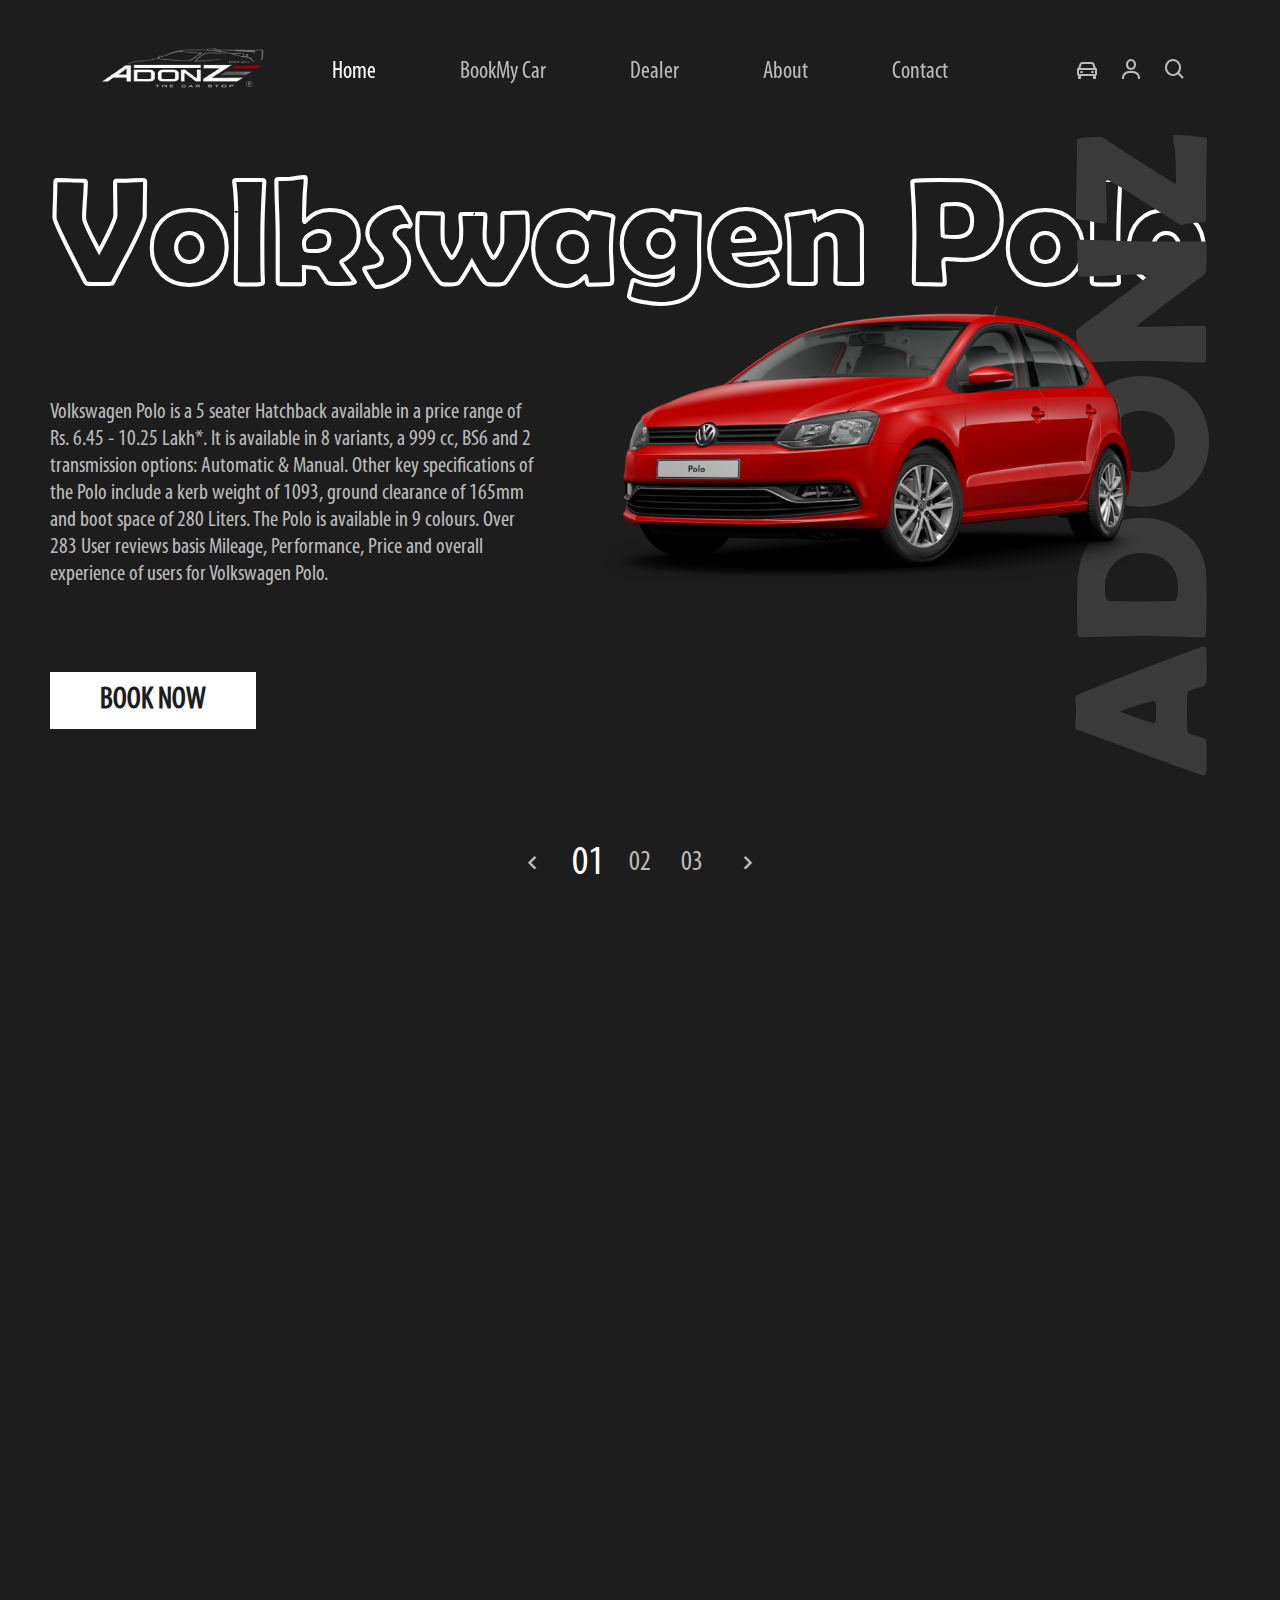
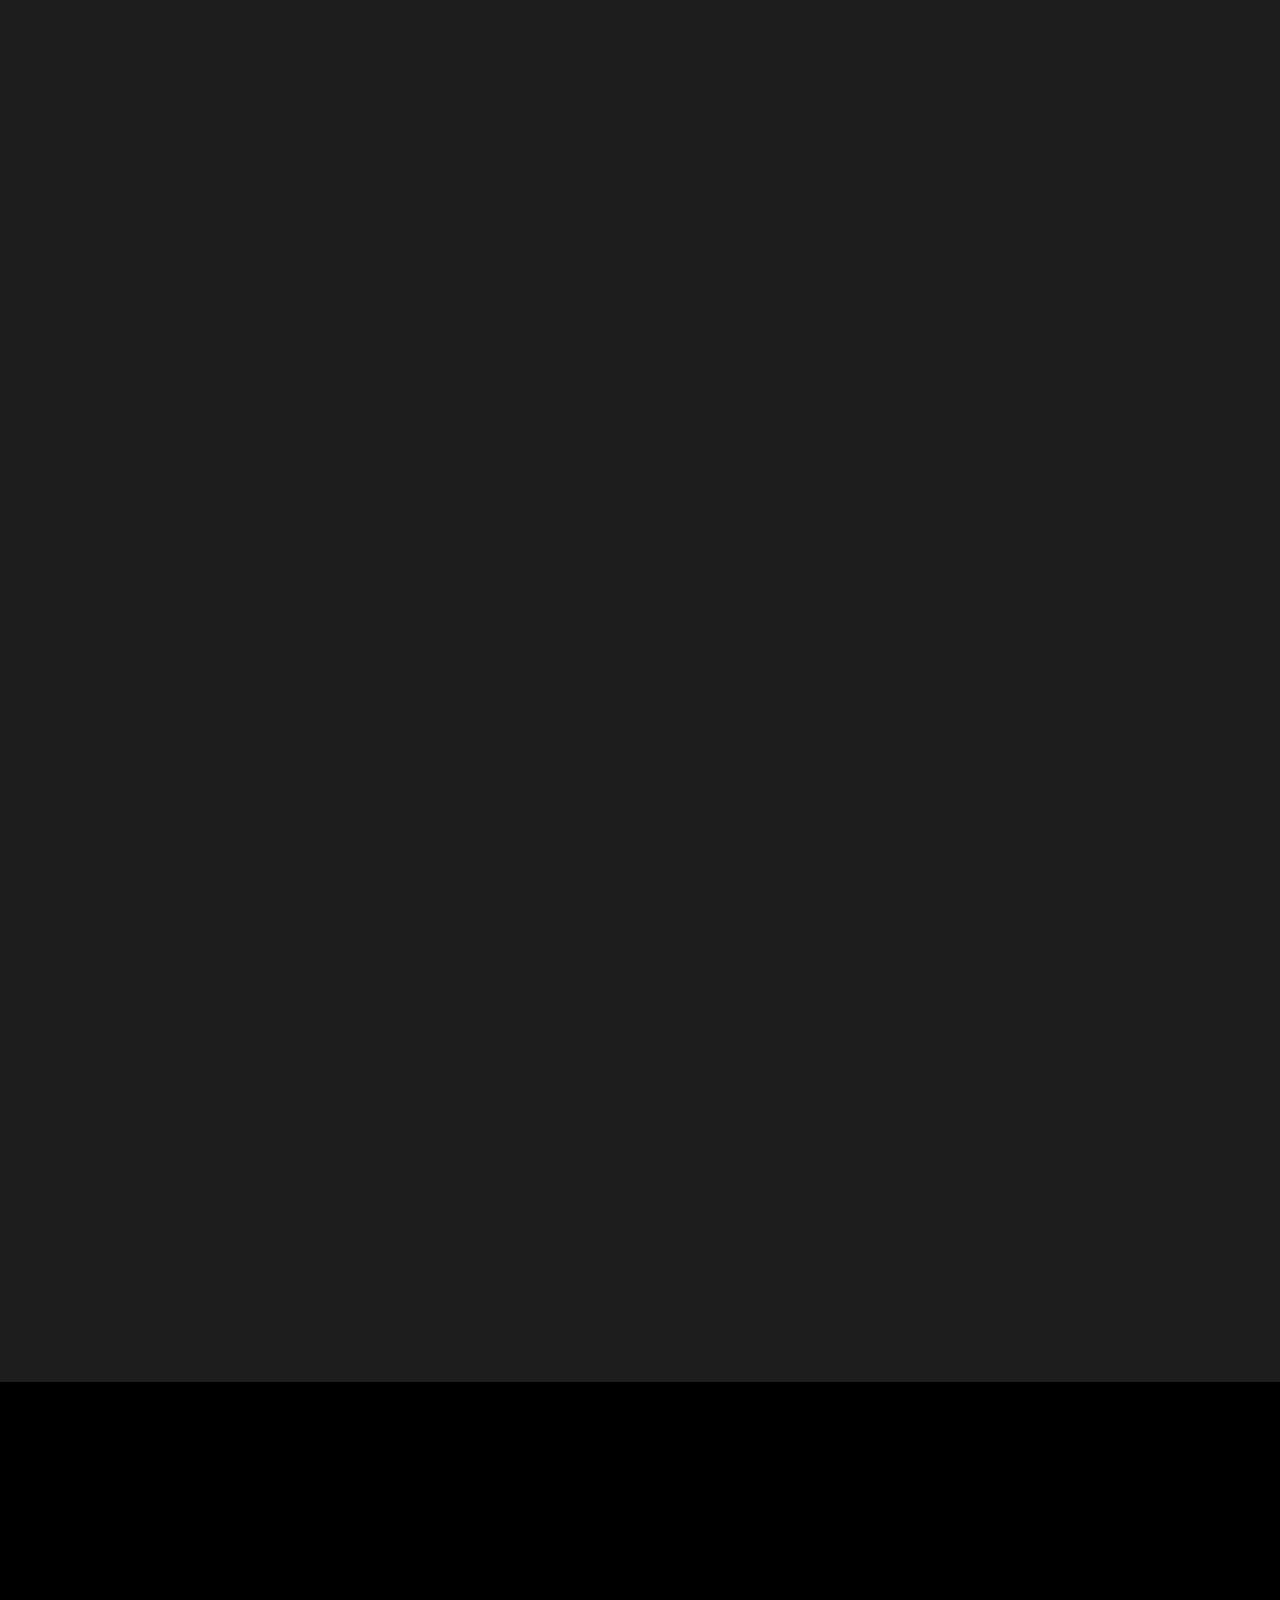
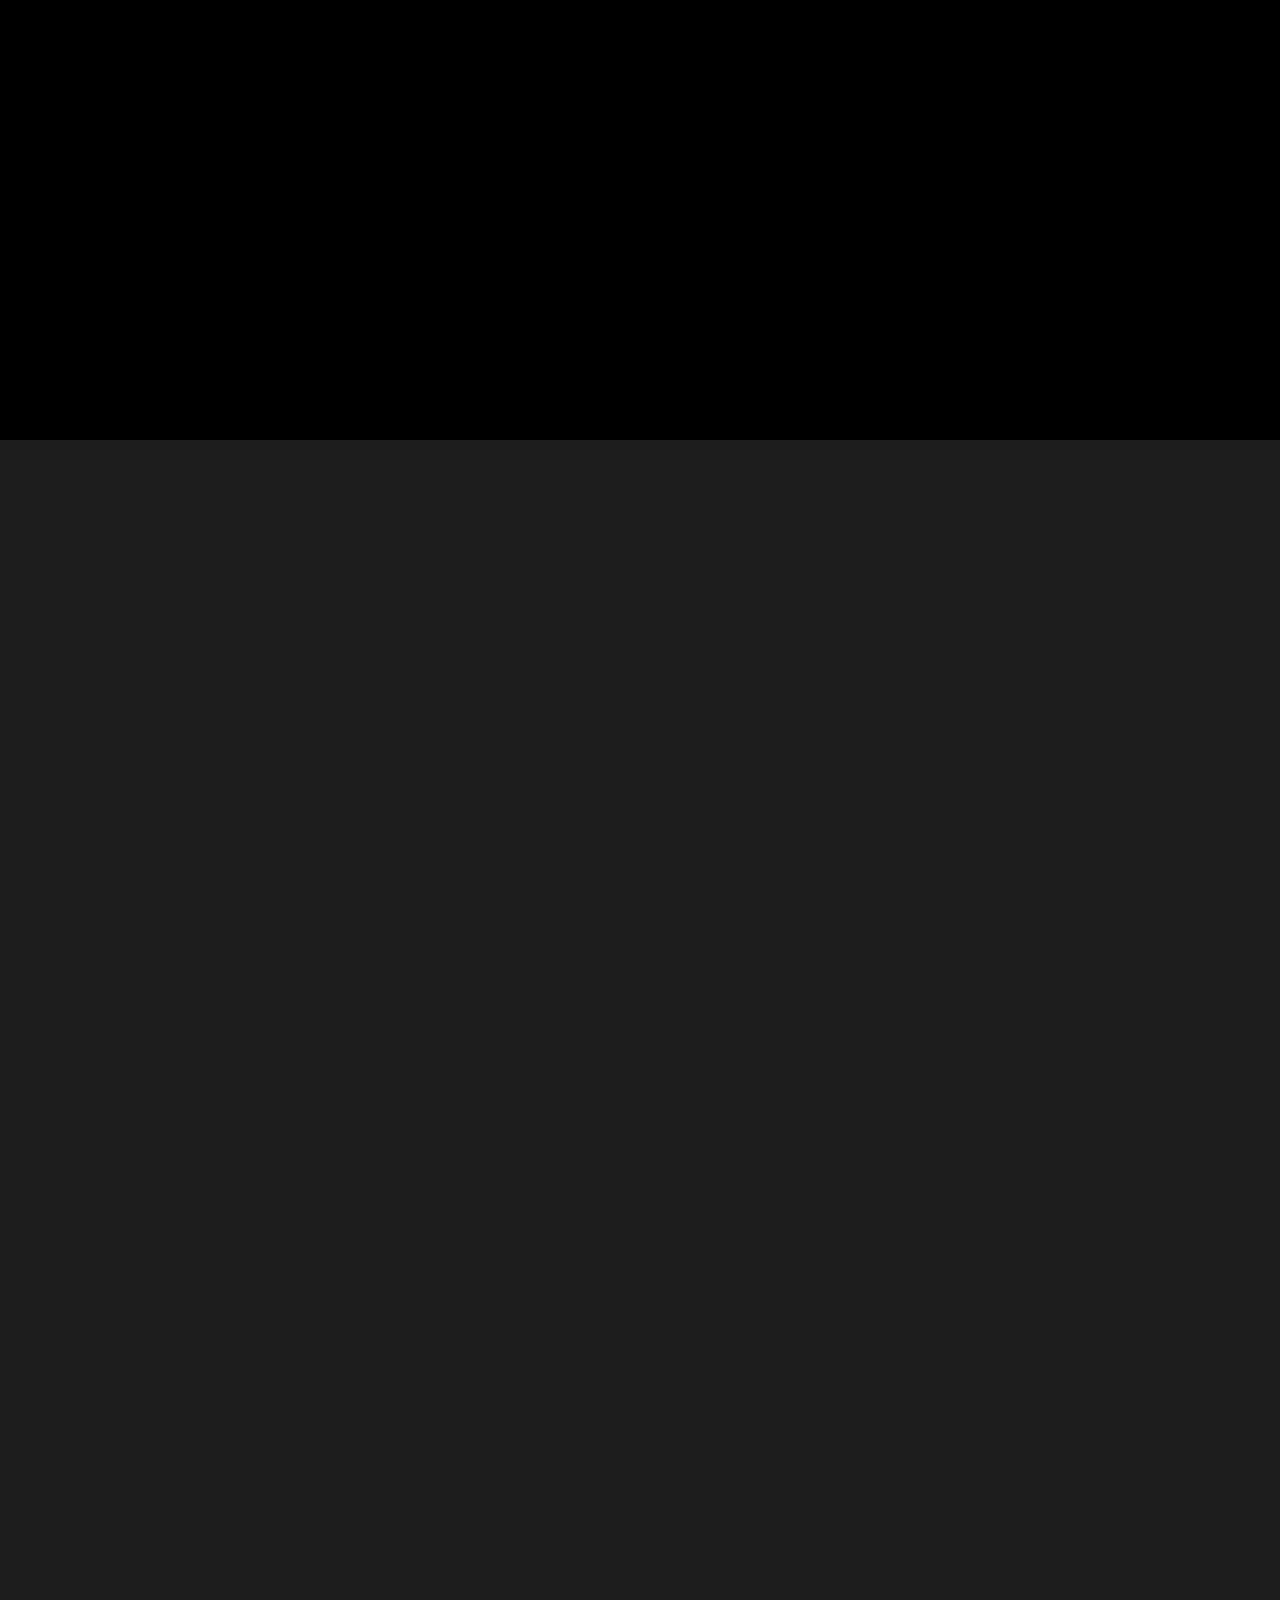
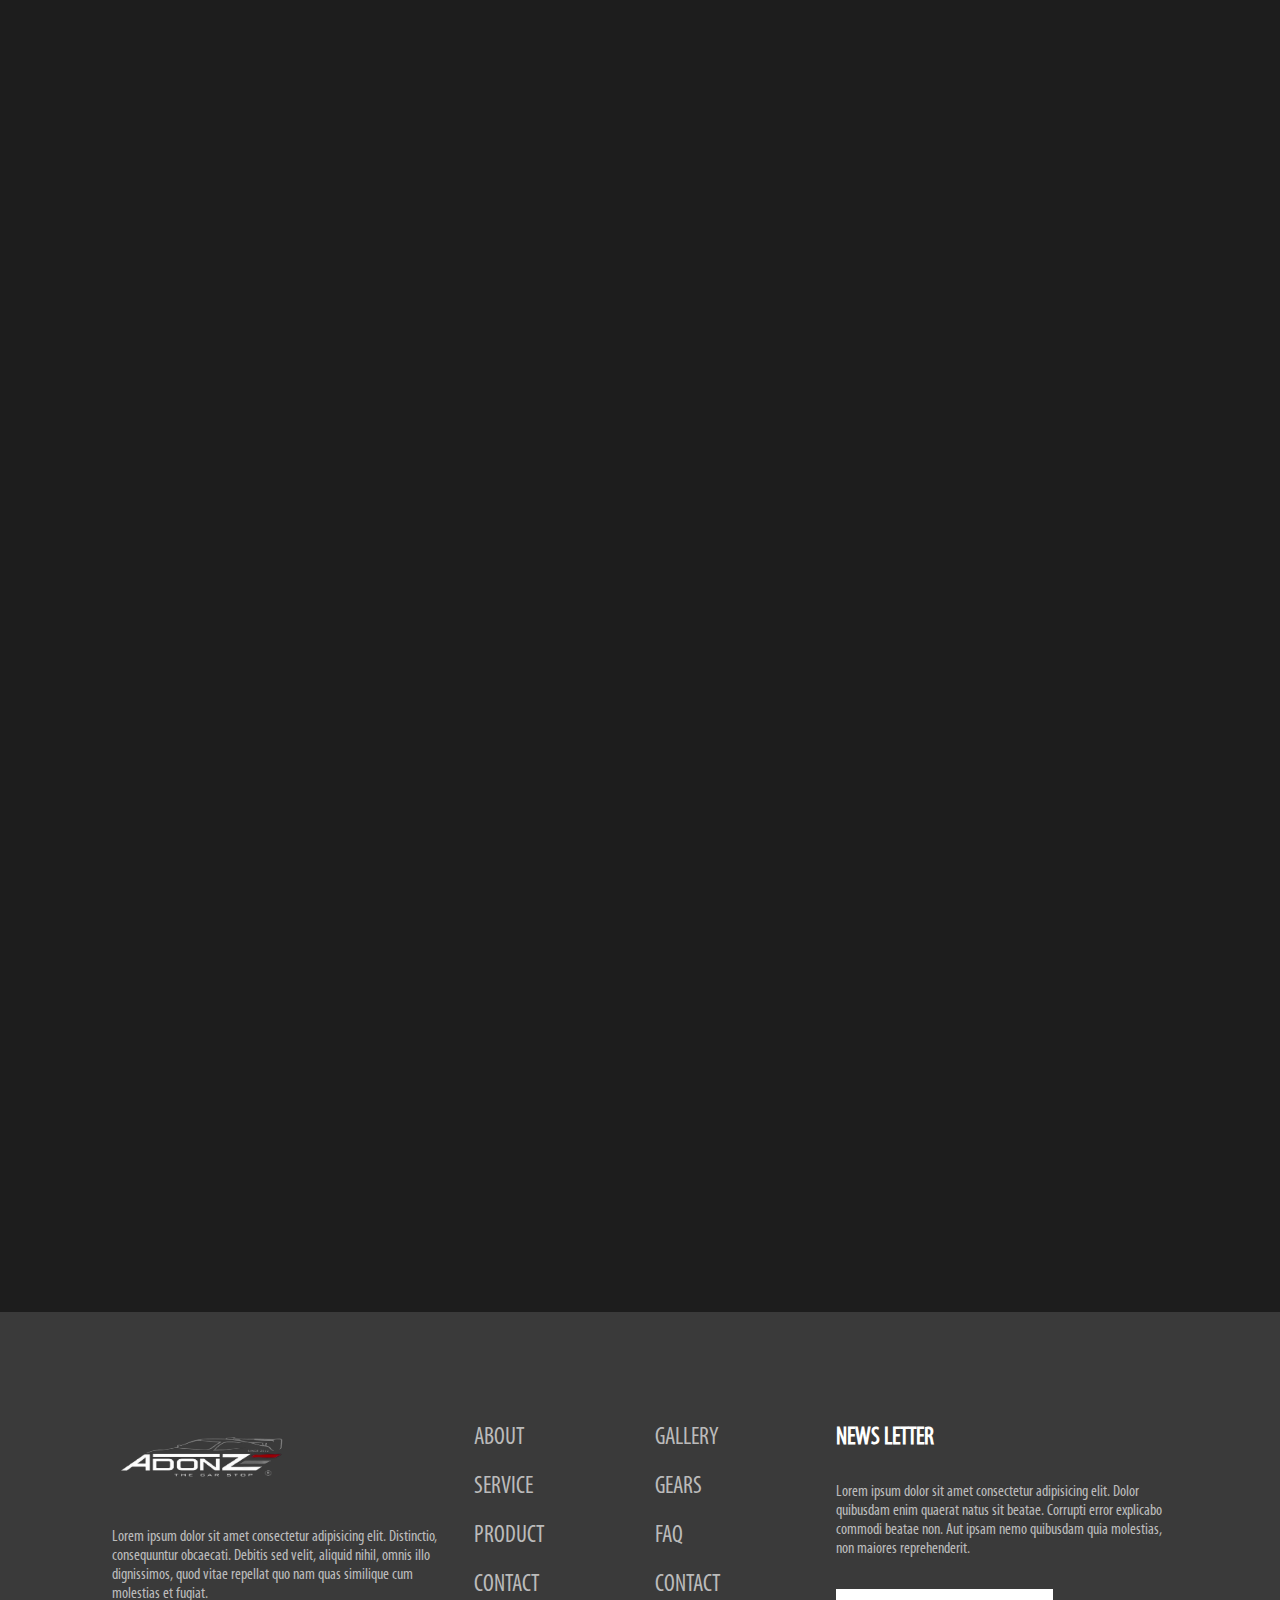
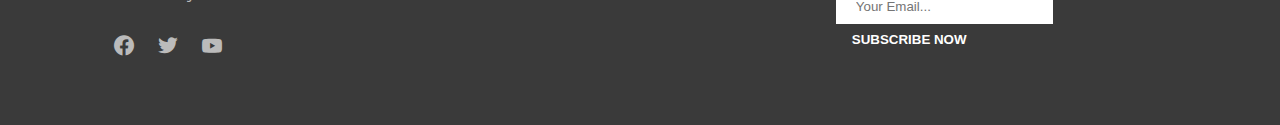
<file: index.html>
<!DOCTYPE html>
<html lang="en">

<head>
    <meta charset="UTF-8">
    <meta http-equiv="X-UA-Compatible" content="IE=edge">
    <meta name="viewport" content="width=device-width, initial-scale=1.0">
    <title>Adonz Cars</title>
    <!-- boxicons -->
    <link rel="stylesheet" href="./boxicons-2.0.7/css/boxicons.min.css">
    <!-- app css -->
    <link rel="stylesheet" href="./grid.css">
    <link rel="stylesheet" href="./app.css">
    
</head>

<body>

    <!-- header -->
    <header>
        <a href="#" class="logo">
            <img src="adonz.png" alt="">
        </a>
        <div class="main-menu-wrapper">
            <ul class="main-menu">
                <li><a href="#" class="active">home</a></li>
                <li><a href="Adonzcarbook.html">BookMy Car</a></li>
                <li><a href="#">dealer</a></li>
                <li><a href="#">about</a></li>
                <li><a href="#">contact</a></li>
            </ul>
        </div>
        <ul class="user-menu">
            <li><a href="Adonzcarbooking.html"><i class='bx bx-car'></i></a></li>
            <li><a href="Adonzlogin1.html"><i class='bx bx-user'></i></a></li>
            <li><a href="Adonzsearch.html"><i class='bx bx-search'></i></a></li>
        </ul>
    </header>
    <!-- end header -->

    <!-- hero slide -->
    <div class="hero">
        <div class="slide-container" id="hero-slide">
            <!-- slide item -->
            <div class="slide">
                <div class="slide-txt">
                    <div class="slide-title">
                        <h3>Volkswagen Polo</h3>
                    </div>
                    <div class="slide-description">
                        <p>Volkswagen Polo is a 5 seater Hatchback available in a price range of Rs. 6.45 - 10.25 Lakh*. It is available in 8 variants, a 999 cc, BS6 and 2 transmission options: Automatic & Manual. Other key specifications of the Polo include a kerb weight of 1093, ground clearance of 165mm and boot space of 280 Liters. The Polo is available in 9 colours. Over 283 User reviews basis Mileage, Performance, Price and overall experience of users for Volkswagen Polo.</p>
                    </div>
                    <div class="slide-btn">
                        <a href="Adonzbookform.html" class="hero-btn">
                            Book Now
                        </a>
                    </div>
                </div>
                <div class="slide-img">
                    <img src="polo1.png" alt="">

                </div>
            </div>

            <!-- end slide item -->
            <!-- slide item -->
            <div class="slide">
                <div class="slide-txt">
                    <div class="slide-title">
                        <h3>BMW 7 Series</h3>
                    </div>
                    <div class="slide-description">
                        <p>BMW 7 Series is a 4 seater Sedan available in a price range of Rs. 1.39 - 2.46 Cr*. It is available in 5 variants, 3 engine options that are BS6 compliant and a single Automatic transmission. Other key specifications of the 7 Series include a kerb weight of and boot space of Liters. The 7 Series is available in 23 colours. Over 24 User reviews basis Mileage, Performance, Price and overall experience of users for BMW 7 Series.</p>
                    </div>
                    <div class="slide-btn">
                        <a href="Adonzbookform.html" class="hero-btn">
                            Book Now
                        </a>
                    </div>
                </div>
                <div class="slide-img">
                    <img src="bmw1.png" alt="">
                </div>
            </div>
            <!-- end slide item -->
            <!-- slide item -->
            <div class="slide">
                <div class="slide-txt">
                    <div class="slide-title">
                        <h3 >Toyota Fortuner</h3>
                    </div>
                    <div class="slide-description">
                        <p>Toyota Fortuner is a 7 seater SUV available in a price range of Rs. 31.39 - 43.43 Lakh*. It is available in 8 variants, 2 engine options that are BS6 compliant and 2 transmission options: Automatic & Manual. Other key specifications of the Fortuner include a kerb weight of and boot space of Liters. The Fortuner is available in 8 colours. Over 140 User reviews basis Mileage, Performance, Price and overall experience of users for Toyota Fortuner.</p>
                    </div>
                    <div class="slide-btn">
                        <a href="Adonzbookform.html" class="hero-btn">
                            Book Now
                        </a>
                    </div>
                </div>
                <div class="slide-img">
                    <img src="fortuner1.png" alt="">
                </div>
            </div>
            <!-- end slide item -->
            <div class="hero-txt">
                Adonz
            </div>
            <!-- slide control -->
            <ul class="slide-control">
                <li class="slide-prev"><i class="bx bx-chevron-left"></i></li>
                <li class="slide-control-item active">01</li>
                <li class="slide-control-item">02</li>
                <li class="slide-control-item">03</li>
                <li class="slide-next"><i class="bx bx-chevron-right"></i></li>
            </ul>
            <!-- end slide control -->
        </div>
    </div>
    <!-- end hero slide -->

    <!-- category section -->
    <div class="section">
        <div class="section-title">
            <h3 class="second-title to-right show-on-scroll">Car category</h3>
            <h3 class="main-title to-left show-on-scroll">choose your car style</h3>
        </div>
        <div class="section-content">
            <div class="row">
                <div class="col-4">
                    <div class="category-img to-top show-on-scroll">
                        <div class="category-img-inner" style="background-image: url(pv1.jpg);"></div>
                        <div class="category-title" >
                            Hatchback/Sedan
                        </div>
                    </div>
                </div>
                <div class="col-4">
                    <div class="category-img to-top show-on-scroll">
                        <div class="category-img-inner" style="background-image: url(sm1.jpg);"></div>
                        <div class="category-title">
                            SUV/MUV
                        </div>
                    </div>
                </div>
                <div class="col-4">
                    <div class="category-img to-top show-on-scroll">
                        <div class="category-img-inner" style="background-image: url(rr1.jpg);"></div>
                        <div class="category-title">
                            Luxury
                        </div>
                    </div>
                </div>
            </div>
        </div>
    </div>
    <!-- end category section -->

    <!-- new arrivals section -->
    <div class="section">
        <div class="section-title">
            <h3 class="second-title to-right show-on-scroll">new Cars</h3>
            <h3 class="main-title to-left show-on-scroll">new arrivals</h3>
            <div class="btn-wrapper">
                <div class="to-top show-on-scroll">
                    <a href="Adonzcarbook.html" class="btn ">view all Cars</a>
                </div>
            </div>
        </div>
        <div class="section-content">
            <div class="row">
                <div class="col-5 col-center">
                    <div class="to-right show-on-scroll">
                        <div class="product-card product-card-large">
                            <a href="#">
                                <div class="product-card-img">
                                    <img src="bmw.png" alt="">
                                </div>
                                <h3 class="product-name">
                                    BMW iX
                                </h3>
                                <span class="product-price">
                                    ₹ 1.16 Cr
                                </span>
                            </a>
                            <button class="btn">Book Test Drive</button>
                        </div>
                    </div>
                </div>
                <div class="col-7">
                    <div class="row">
                        <div class="col-6">
                            <div class="to-top show-on-scroll">
                                <div class="product-card">
                                    <a href="#">
                                        <div class="product-card-img">
                                            <img src="vwtiguan.png" alt="">
                                        </div>
                                        <h3 class="product-name">
                                            Volkswagen tiguan
                                        </h3>
                                        <span class="product-price">
                                            ₹ 31.99 Lakh
                                        </span>
                                    </a>
                                    <button class="btn">Book Test Drive</button>
                                </div>
                            </div>
                        </div>
                        <div class="col-6">
                            <div class="to-top show-on-scroll">
                                <div class="product-card">
                                    <a href="#">
                                        <div class="product-card-img">
                                            <img src="alancazar.png" alt="">
                                        </div>
                                        <h3 class="product-name">
                                            Hyundai alancazar
                                        </h3>
                                        <span class="product-price">
                                            ₹ 16.30 - 20.14 Lakh
                                        </span>
                                    </a>
                                    <button class="btn">Book Test Drive</button>
                                </div>
                            </div>
                        </div>
                        <div class="col-6">
                            <div class="to-top show-on-scroll">
                                <div class="product-card">
                                    <a href="#">
                                        <div class="product-card-img">
                                            <img src="porche911.png" alt="">
                                        </div>
                                        <h3 class="product-name">
                                            porche 911
                                        </h3>
                                        <span class="product-price">
                                            ₹ 1.69 - 3.08 Cr
                                        </span>
                                    </a>
                                    <button class="btn">Book Test Drive</button>
                                </div>
                            </div>
                        </div>
                        <div class="col-6">
                            <div class="to-top show-on-scroll">
                                <div class="product-card">
                                    <a href="#">
                                        <div class="product-card-img">
                                            <img src="audi.png" alt="">
                                        </div>
                                        <h3 class="product-name">
                                            audi q7
                                        </h3>
                                        <span class="product-price">
                                            ₹ 58.93 - 63.77 Lakh
                                        </span>
                                    </a>
                                    <button class="btn">Book Test Drive</button>
                                </div>
                            </div>
                        </div>
                    </div>
                </div>
            </div>
        </div>
    </div>
    <!-- end new arrivals section -->

    <!-- special bike -->
    <div class="section special-section">
        <div class="section-title">
            <h3 class="second-title to-left show-on-scroll">
                best seller
            </h3>
            <h3 class="main-title to-right show-on-scroll">Maruthi swift</h3>
            <div class="special-price to-top show-on-scroll">
                ₹ 5.85 - 8.67 Lakh
            </div>
            <div class="to-top show-on-scroll">
                <a href="#" class="btn">book now</a>
            </div>
        </div>
        <div class="special-img">
            <img src="swift12.png" alt="" class="to-left show-on-scroll">
        </div>
    </div>
    <!-- end special bike -->

    <!-- popular section -->
    <div class="section">
        <div class="section-title">
            <h3 class="second-title to-right show-on-scroll">customer choice</h3>
            <h3 class="main-title to-left show-on-scroll">popular cars</h3>
            <div class="btn-wrapper">
                <div class="to-top show-on-scroll">
                    <a href="Adonzcarbook.html" class="btn">view all Cars</a>
                </div>
            </div>
        </div>
        <div class="section-content">
            <div class="row">
                <div class="col-3">
                    <div class="to-top show-on-scroll">
                        <div class="product-card">
                            <a href="#">
                                <div class="product-card-img">
                                    <img src="12alto800.png" alt="">
                                </div>
                                <h3 class="product-name">
                                    Maruthi alto 800
                                </h3>
                                <span class="product-price">
                                    ₹ 3.15 - 4,82 Lakh
                                </span>
                            </a>
                            <button class="btn">Book Now</button>
                        </div>
                    </div>
                </div>
                <div class="col-3">
                    <div class="to-top show-on-scroll">
                        <div class="product-card">
                            <a href="#">
                                <div class="product-card-img">
                                    <img src="tiago123.png" alt="">
                                </div>
                                <h3 class="product-name">
                                    tata tiago
                                </h3>
                                <span class="product-price">
                                    ₹ 4.99 - 7.07 Lakh
                                </span>
                            </a>
                            <button class="btn">Book Now</button>
                        </div>
                    </div>
                </div>
                <div class="col-3">
                    <div class="to-top show-on-scroll">
                        <div class="product-card">
                            <a href="#">
                                <div class="product-card-img">
                                    <img src="12waganor.png" alt="">
                                </div>
                                <h3 class="product-name">
                                    Maruthi Wagon R
                                </h3>
                                <span class="product-price">
                                    ₹ 4.93 - 6.45 Lakh
                                </span>
                            </a>
                            <button class="btn">Book Now</button>
                        </div>
                    </div>
                </div>
                <div class="col-3">
                    <div class="to-top show-on-scroll">
                        <div class="product-card">
                            <a href="#">
                                <div class="product-card-img">
                                    <img src="12celerio.png" alt="">
                                </div>
                                <h3 class="product-name">
                                    Maruhti Celerio
                                </h3>
                                <span class="product-price">
                                    ₹ 4.99 - 6.94 Lakh
                                </span>
                            </a>
                            <button class="btn">Book Now</button>
                        </div>
                    </div>
                </div>
                <div class="col-3">
                    <div class="to-top show-on-scroll">
                        <div class="product-card">
                            <a href="#">
                                <div class="product-card-img">
                                    <img src="12baleno.png" alt="">
                                </div>
                                <h3 class="product-name">
                                    Maruthi baleno
                                </h3>
                                <span class="product-price">
                                    ₹ 5.99 - 9.45 Lakh
                                </span>
                            </a>
                            <button class="btn">Book Now</button>
                        </div>
                    </div>
                </div>
                <div class="col-3">
                    <div class="to-top show-on-scroll">
                        <div class="product-card">
                            <a href="#">
                                <div class="product-card-img">
                                    <img src="12i20.png" alt="">
                                </div>
                                <h3 class="product-name">
                                    hyundai i20 n line
                                </h3>
                                <span class="product-price">
                                    ₹ 9.84 - 11.97 Lakh
                                </span>
                            </a>
                            <button class="btn">Book Now</button>
                        </div>
                    </div>
                </div>
                <div class="col-3">
                    <div class="to-top show-on-scroll">
                        <div class="product-card">
                            <a href="#">
                                <div class="product-card-img">
                                    <img src="12altroz.png" alt="">
                                </div>
                                <h3 class="product-name">
                                    tata altroz
                                </h3>
                                <span class="product-price">
                                    ₹ 5.89 - 9.64 Lakh
                                </span>
                            </a>
                            <button class="btn">Book Now</button>
                        </div>
                    </div>
                </div>
                <div class="col-3">
                    <div class="to-top show-on-scroll">
                        <div class="product-card">
                            <a href="#">
                                <div class="product-card-img">
                                    <img src="12crysta.png" alt="">
                                </div>
                                <h3 class="product-name">
                                    toyota crysta
                                </h3>
                                <span class="product-price">
                                    ₹ 17.30 - 25.32 Lakh
                                </span>
                            </a>
                            <button class="btn">Book Now</button>
                        </div>
                    </div>
                </div>
            </div>
        </div>
    </div>
    <!-- end popular section -->

    <!-- news section -->
    <div class="section">
        <div class="section-title">
            <h3 class="second-title to-right show-on-scroll">Car news</h3>
            <h3 class="main-title to-left show-on-scroll">latest news</h3>
            <div class="btn-wrapper">
                <div class=" to-top show-on-scroll">
                    <a href="#" class="btn">view all news</a>
                </div>
            </div>
        </div>
        <div class="section-content">
            <div class="row">
                <div class="col-4">
                    <div class="news-card to-top show-on-scroll">
                        <a href="#" class="news-card-img">
                            <div class="img-wrapper">
                                <div class="img" style="background-image: url('toyofort0.png')"></div>
                            </div>
                        </a>
                        <h3 class="news-title">
                            <a href="#">
                                Toyota Hikes Prices Of Innova Crysta And Fortuner, Latter Costlier By Up To Rs 1.1 Lakh
                            </a>
                        </h3>
                        <p class="news-preview">
                            We’re just five days into 2022, and we’ve already seen companies introduce price hikes for their models. Not one to be left out, Toyota has also done the same, increasing the asking prices of the Innova Crysta and the Fortuner, the latter by up to a sizeable Rs 1.10 lakh. 

                            Other models, including the Glanza and the Urban Cruiser, will likely see a price increase in the coming days. Till then, here’s the latest price list of the two Toyotas.                        </p>
                        <a href="#" class="btn">read more</a>
                    </div>
                </div>
                <div class="col-4">
                    <div class="news-card to-top show-on-scroll">
                        <a href="#" class="news-card-img">
                            <div class="img-wrapper">
                                <div class="img" style="background-image: url('kia23.png');"></div>
                            </div>
                        </a>
                        <h3 class="news-title">
                            <a href="#">
                                Kia Carens Variant-Wise Features Detailed
                            </a>
                        </h3>
                        <p class="news-preview">
                            The variant-wise features and specifications of the Kia Carens have been revealed ahead of the launch. It will be available in five trims and with three engine options. The Carens is Kia’s new MPV offering that will sit below the Carnival but above the Seltos. It features Kia’s latest design language, shares its underpinnings with the Hyundai Alcazar and is well-equipped with comforts. The Carens gets all the same engines as the Seltos: 1.5-litre petrol (MT), 1.5-litre diesel (MT, AT), and 1.4-litre turbo-petrol (MT, DCT).                        </p>
                        <a href="#" class="btn">read more</a>
                    </div>
                </div>
                <div class="col-4">
                    <div class="news-card to-top show-on-scroll">
                        <a href="#" class="news-card-img">
                            <div class="img-wrapper">
                                <div class="img" style="background-image: url('cng2121.png');"></div>
                            </div>
                        </a>
                        <h3 class="news-title">
                            <a href="#">
                                Tata Tiago CNG Officially Teased, Expected To Launch Soon
                            </a>
                        </h3>
                        <p class="news-preview">
                            Tata is expected to offer the CNG option with the hatchback’s mid-spec variants, XT and XZ. Both are equipped with dual front airbags, parking assist display, a Harman audio system, a digitised instrument cluster, and power-adjustable ORVMs. The XZ also gets the touchscreen infotainment system with Android Auto and Apple CarPlay, alloy wheels, and front fog lamps. However, they’ll likely lose most of the 242-litre boot as the CNG tank will be placed there.                        </p>
                        <a href="#" class="btn">read more</a>
                    </div>
                </div>
            </div>
        </div>
    </div>
    <!-- end news section -->

    <!-- footer section -->
    <footer>
        <div class="section-content">
            <div class="row">
                <div class="col-4">
                    <a href="#" class="logo">
                        <img src="adonz.png" alt="">
                    </a>
                    <p class="footer-description">
                        Lorem ipsum dolor sit amet consectetur adipisicing elit. Distinctio, consequuntur obcaecati. Debitis sed velit, aliquid nihil, omnis illo dignissimos, quod vitae repellat quo nam quas similique cum molestias et fugiat.
                    </p>
                    <ul class="socials">
                        <li><a href="#"><i class="bx bxl-facebook-circle"></i></a></li>
                        <li><a href="#"><i class="bx bxl-twitter"></i></a></li>
                        <li><a href="#"><i class="bx bxl-youtube"></i></a></li>
                    </ul>
                </div>
                <div class="col-2">
                    <ul class="footer-menu">
                        <li><a href="#">about</a></li>
                        <li><a href="#">service</a></li>
                        <li><a href="#">product</a></li>
                        <li><a href="#">contact</a></li>
                    </ul>
                </div>
                <div class="col-2">
                    <ul class="footer-menu">
                        <li><a href="#">gallery</a></li>
                        <li><a href="#">gears</a></li>
                        <li><a href="#">faq</a></li>
                        <li><a href="#">contact</a></li>
                    </ul>
                </div>
                <div class="col-4">
                    <h3 class="footer-header">
                        news letter
                    </h3>
                    <p class="footer-description">Lorem ipsum dolor sit amet consectetur adipisicing elit. Dolor quibusdam enim quaerat natus sit beatae. Corrupti error explicabo commodi beatae non. Aut ipsam nemo quibusdam quia molestias, non maiores reprehenderit.</p>
                    <div class="subscribe-form">
                        <input type="text" name="" placeholder="Your Email...">
                        <button class="btn">subscribe now</button>
                    </div>
                </div>
            </div>
        </div>
    </footer>
    <!-- end footer section -->

    <!-- app js -->
    <script src="./app.js"></script>

</body>

</html>
</file>
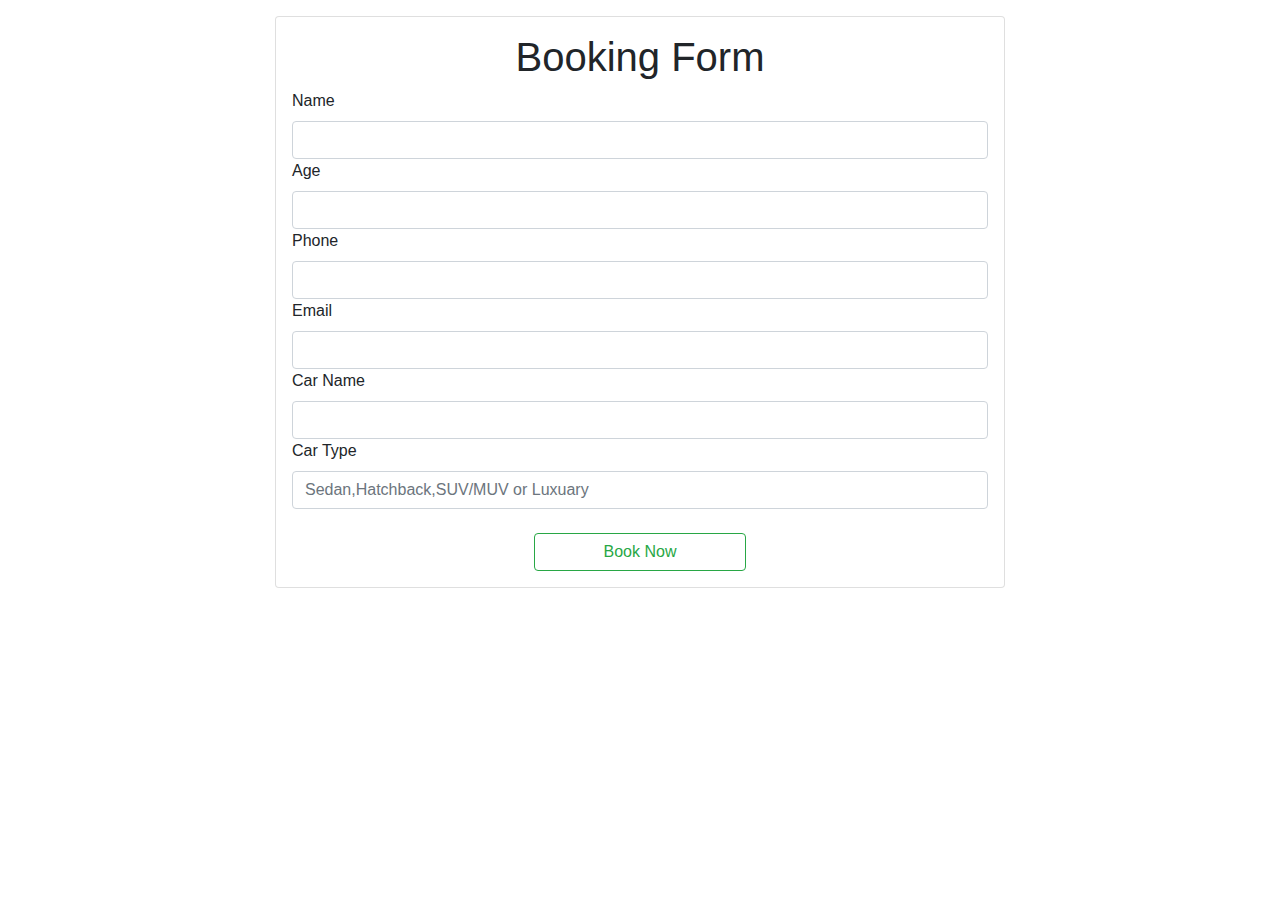
<file: Adonzbookform.html>
<!Doctype html>
<html lang="en">

<head>
    <!-- Required meta tags -->
    <meta charset="utf-8">
    <meta name="viewport" content="width=device-width, initial-scale=1, shrink-to-fit=no">

    <!-- Bootstrap CSS -->
    <link rel="stylesheet" href="https://maxcdn.bootstrapcdn.com/bootstrap/4.0.0/css/bootstrap.min.css"
        integrity="sha384-Gn5384xqQ1aoWXA+058RXPxPg6fy4IWvTNh0E263XmFcJlSAwiGgFAW/dAiS6JXm" crossorigin="anonymous">

    <title>Booking</title>
</head>

<body>
    <div class="container ">
        <div class="row">
            <div class="col-md-2"></div>
            <div class="col-md-8">
                <div class="card p-3 mt-3">
                    <form method="post" action="#">
                        <h1 style="text-align: center">Booking Form</h1>
                        <div class="row">
                            <div class="col-md-12">
                                <label>Name</label>
                                <input type="text" name="name" class="form-control">

                            </div>
                            <div class="col-md-12">
                                <label>Age</label>
                                <input type="number" name="age" class="form-control">

                            </div>
                            <div class="col-md-12">
                                <label>Phone</label>
                                <input type="text" name="phone" class="form-control">

                            </div>
                            <div class="col-md-12">
                                <label>Email</label>
                                <input type="email" name="email" class="form-control">

                            </div>
                            <div class="col-md-12">
                                <label>Car Name</label>
                                <input type="text" name="name" class="form-control">

                            </div>
                            <div class="col-md-12">
                                <label>Car Type</label>
                                <input type="text" name="name" class="form-control" placeholder="Sedan,Hatchback,SUV/MUV or Luxuary" >

                            </div>
                        </div>

                        <div class="row">
                            <div class="col-md-4"></div>
                            <div class="col-md-4 mt-4">

                                <button type="submit" class="btn btn-outline-success w-100" onclick="window.location.href='/Adonzcarbooking.html'" >Book Now</button>
                            </div>
                            <div class="col-md-4"></div>
                        </div>

                    </form>
                </div>

            </div>
            <div class="col-md-2"></div>

        </div>
    </div>


    <!-- Optional JavaScript -->
    <!-- jQuery first, then Popper.js, then Bootstrap JS -->
    <script src="https://code.jquery.com/jquery-3.2.1.slim.min.js"
        integrity="sha384-KJ3o2DKtIkvYIK3UENzmM7KCkRr/rE9/Qpg6aAZGJwFDMVNA/GpGFF93hXpG5KkN"
        crossorigin="anonymous"></script>
    <script src="https://cdnjs.cloudflare.com/ajax/libs/popper.js/1.12.9/umd/popper.min.js"
        integrity="sha384-ApNbgh9B+Y1QKtv3Rn7W3mgPxhU9K/ScQsAP7hUibX39j7fakFPskvXusvfa0b4Q"
        crossorigin="anonymous"></script>
    <script src="https://maxcdn.bootstrapcdn.com/bootstrap/4.0.0/js/bootstrap.min.js"
        integrity="sha384-JZR6Spejh4U02d8jOt6vLEHfe/JQGiRRSQQxSfFWpi1MquVdAyjUar5+76PVCmYl"
        crossorigin="anonymous"></script>
</body>

</html>
</file>
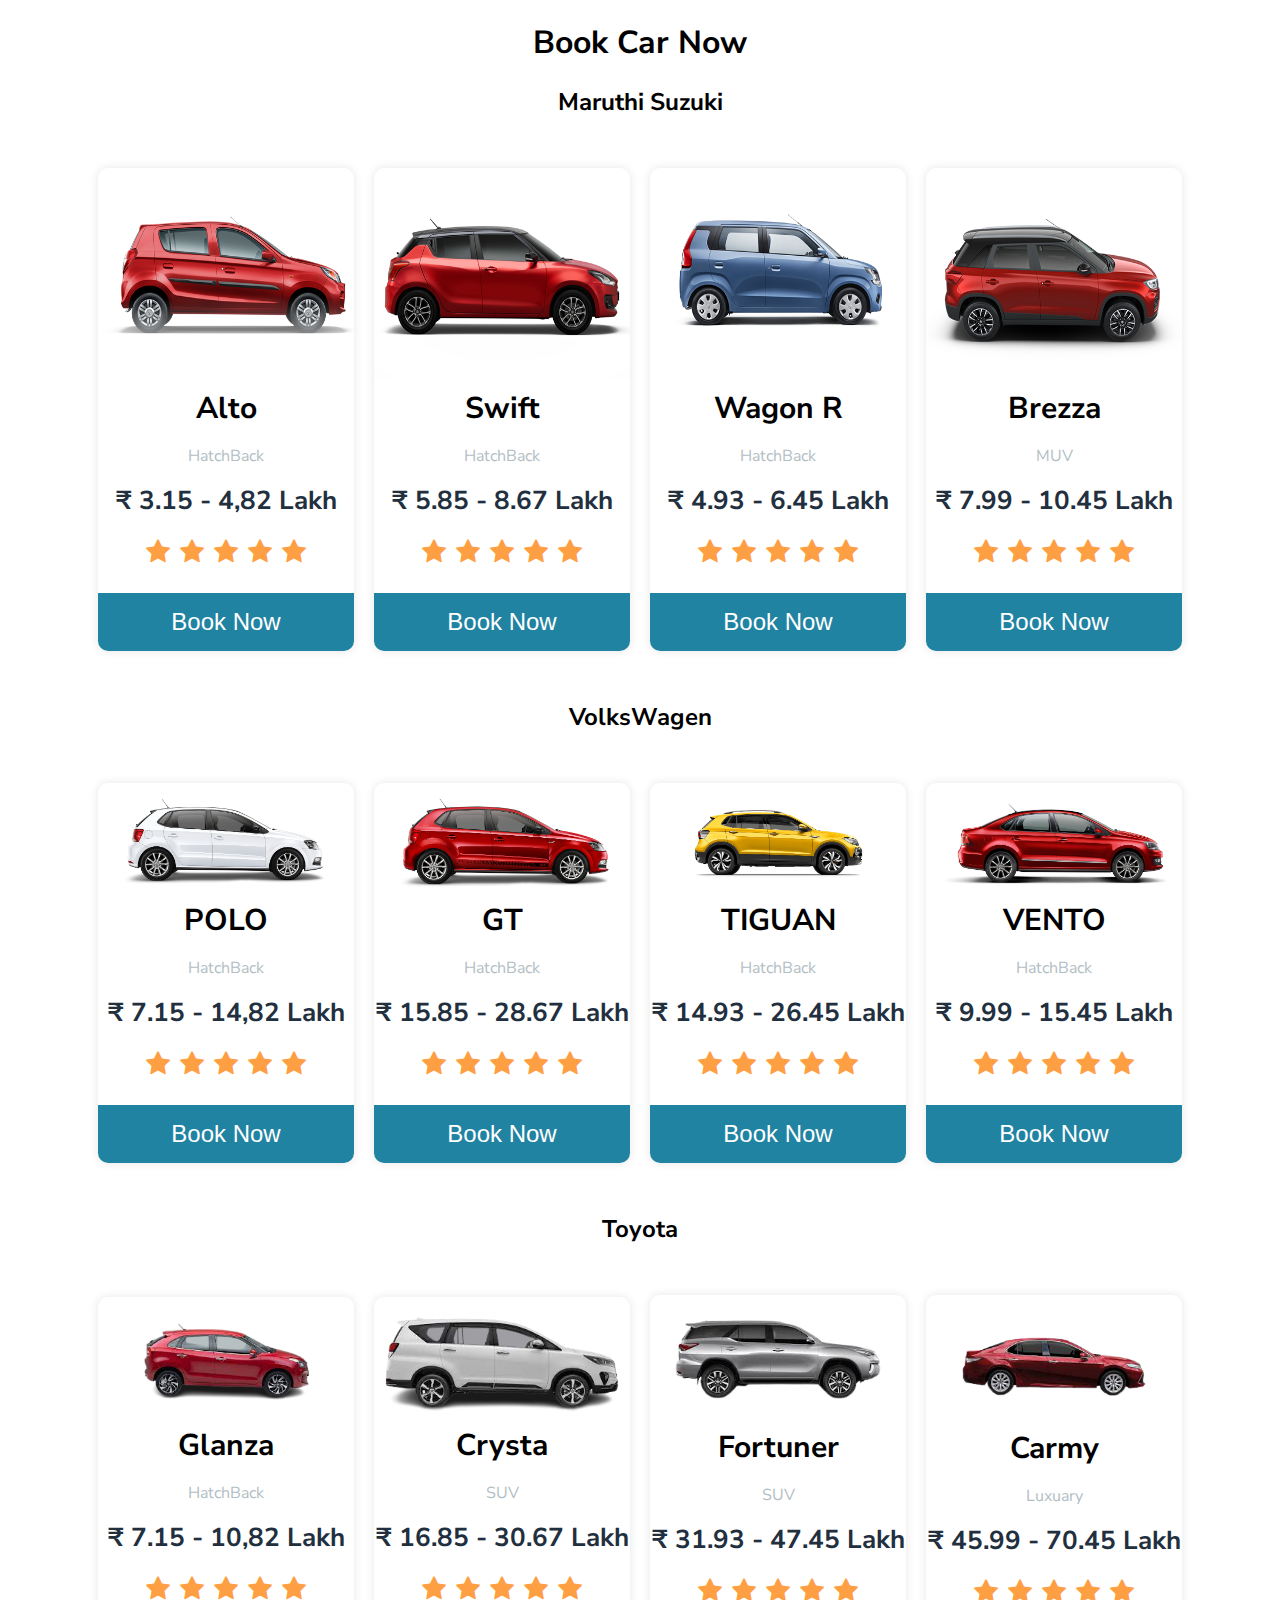
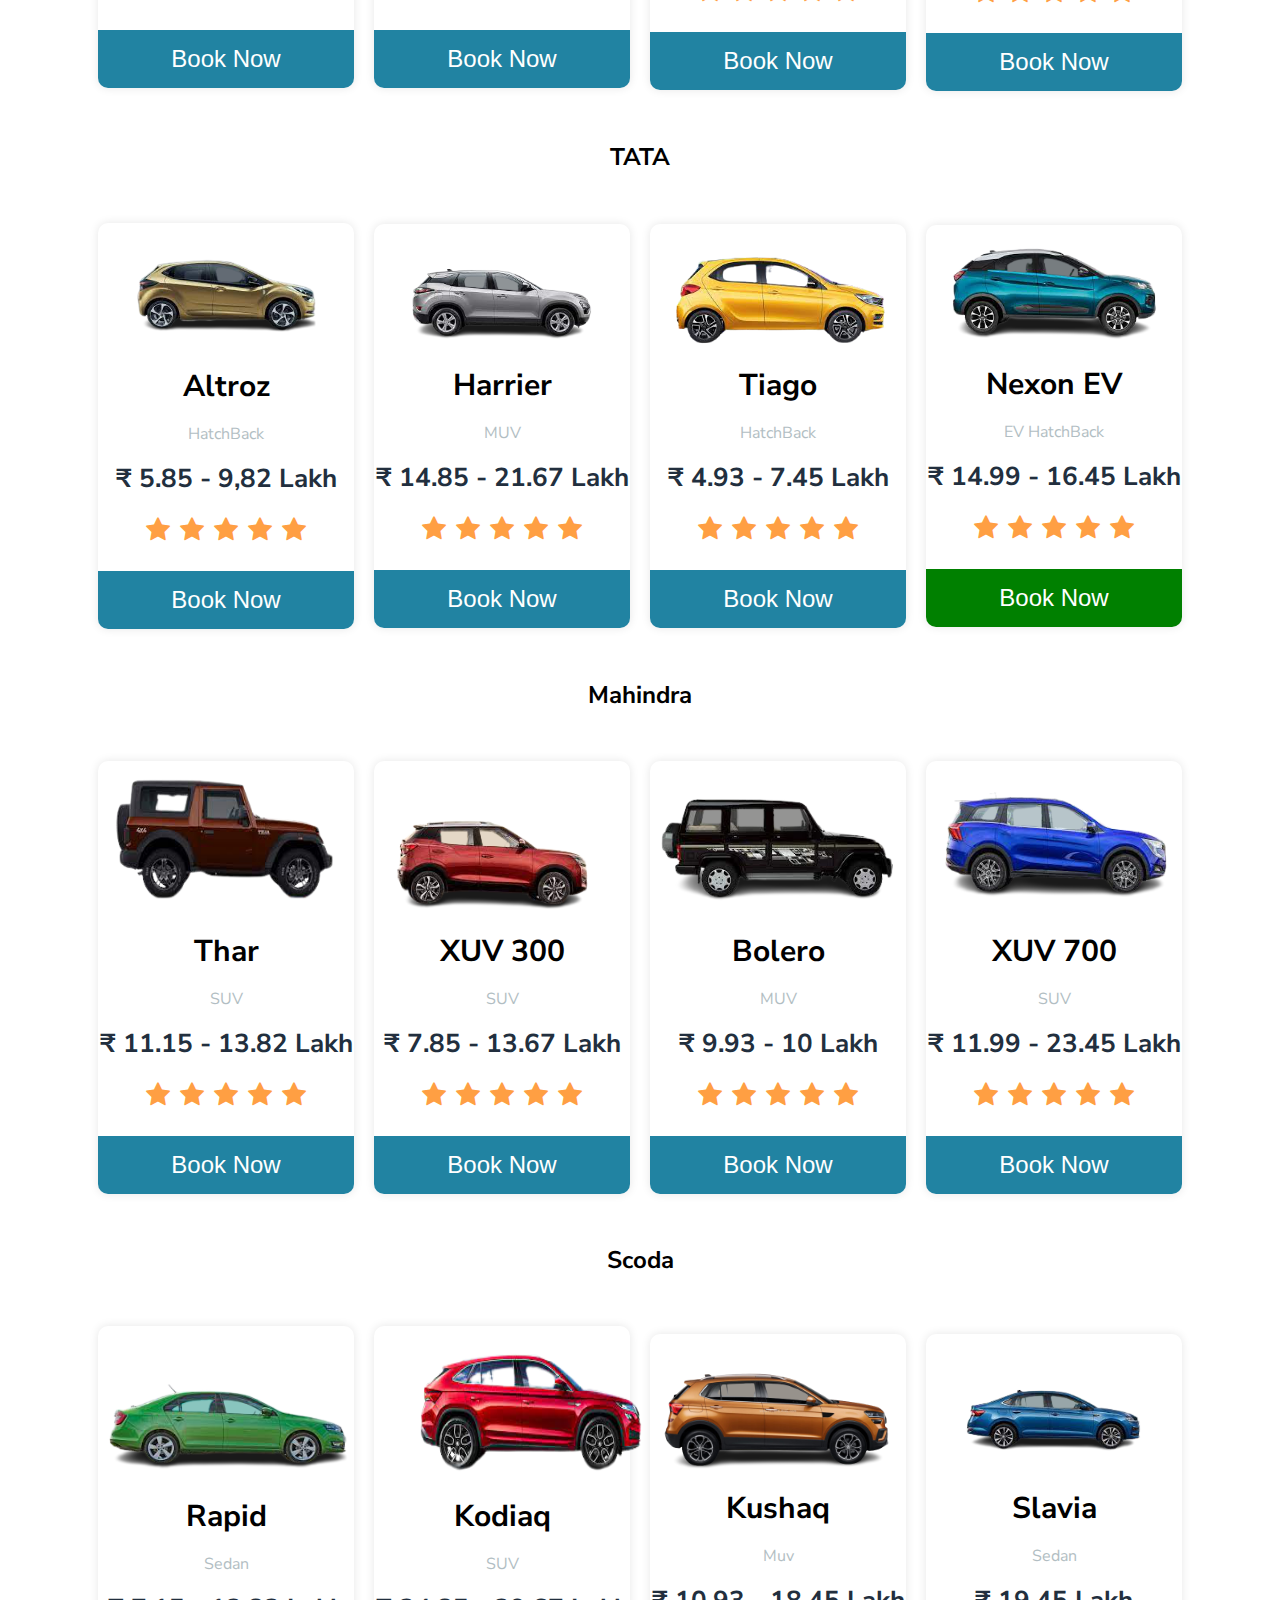
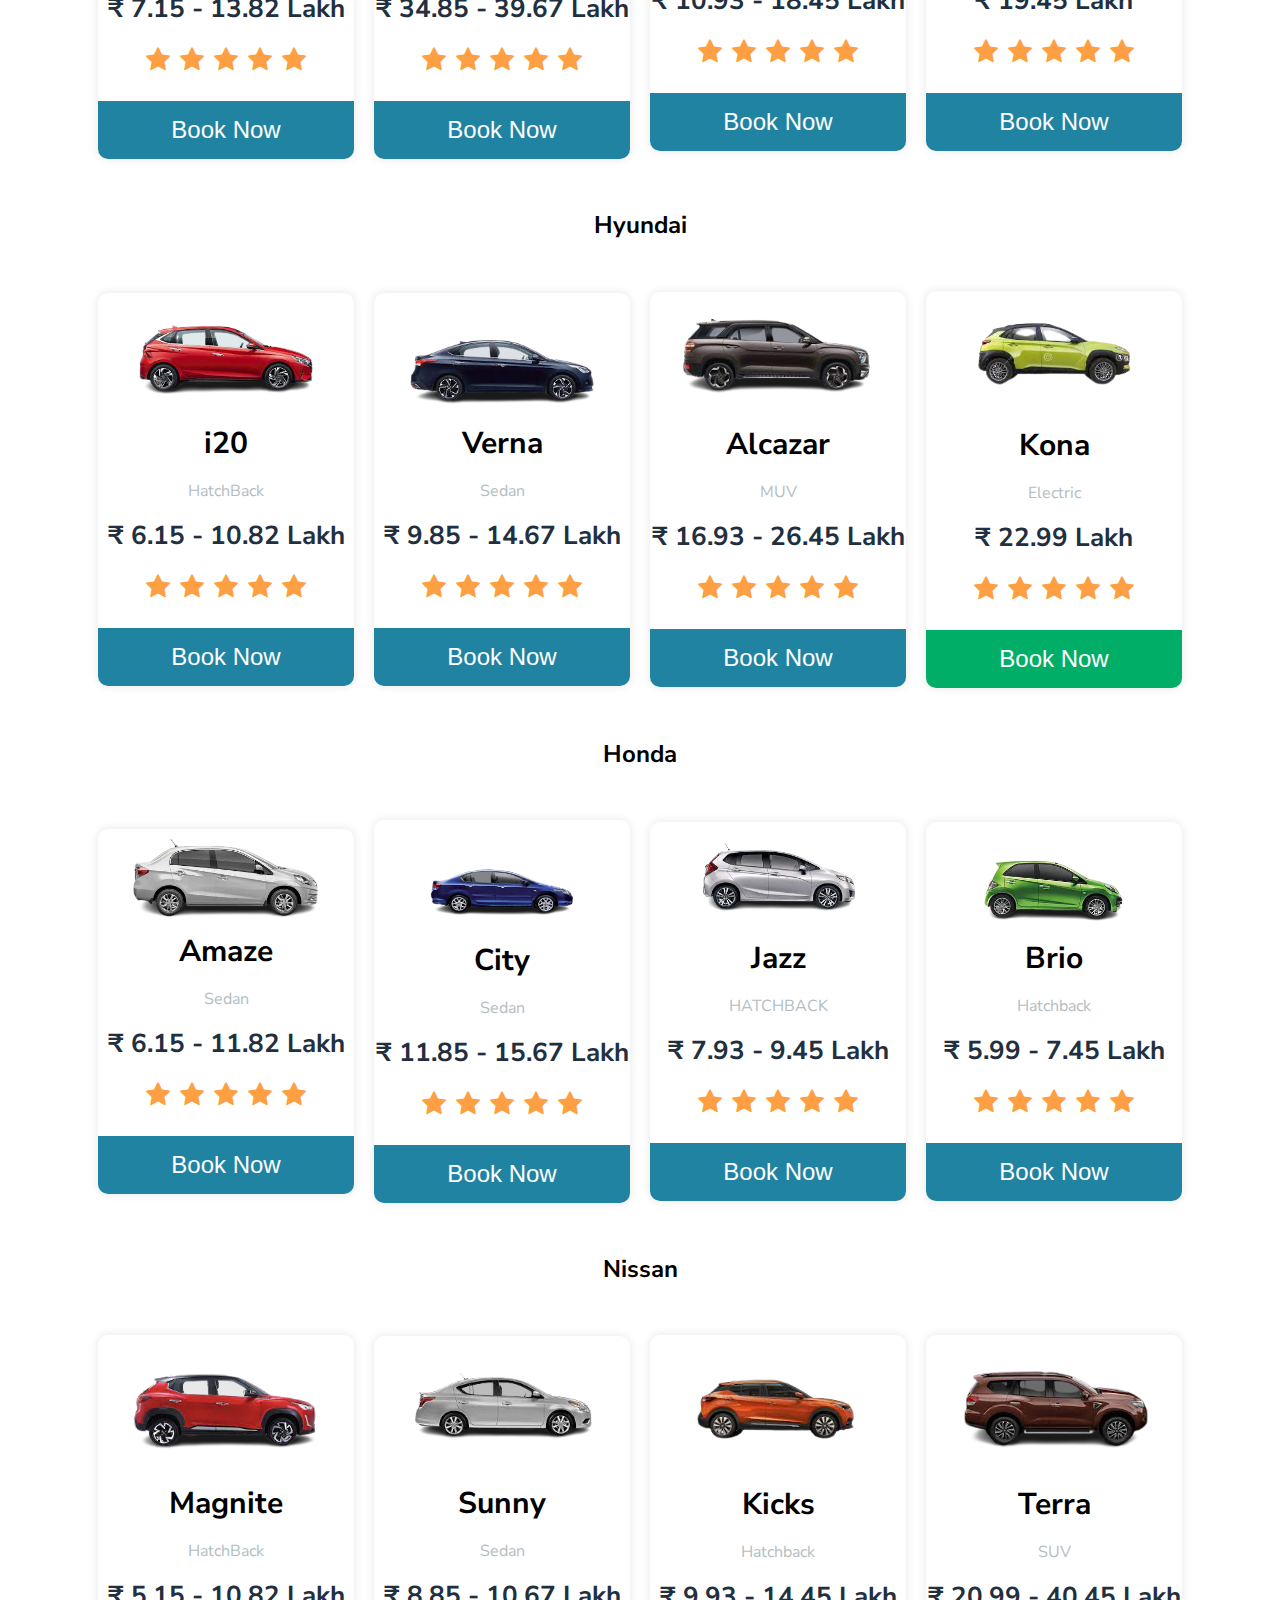
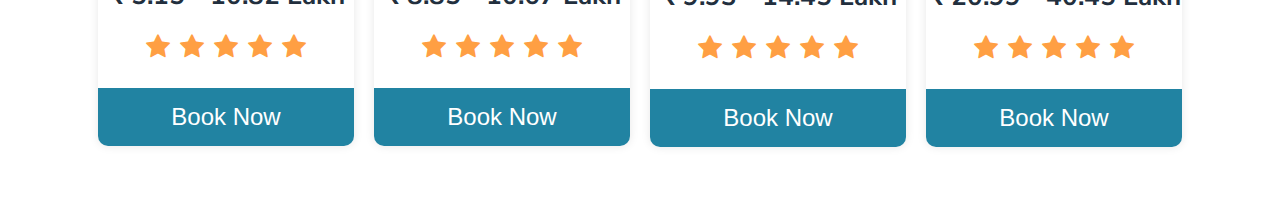
<file: Adonzcarbook.html>
<!DOCTYPE html>
<html>
  <head>

    <meta charset="utf-8">
    <meta name="viewport" content="width=device-width, initial-scale=1.0">
    <link href="https://fonts.googleapis.com/css?family=Nunito+Sans:300i,400,700&display=swap" rel="stylesheet">
    <link rel="stylesheet" href="https://cdnjs.cloudflare.com/ajax/libs/font-awesome/4.7.0/css/font-awesome.min.css">
    <style type="text/css">
      body{
      margin: 0;
      font-family:Nunito Sans;

      }
      h3{
      text-align: center;
      font-size: 30px;
      margin: 0;
      padding-top: 10px;
      }
      a{
      text-decoration: none;
      }
      .gallery{
      display: flex;
      flex-wrap: wrap;
      width: 100%;
      justify-content: center;
      align-items: center;
      margin: 40px 0;
      }
      .content{
      width: 20%;
      margin: 10px;
      box-sizing: border-box;
      float: left;
      text-align: center;
      border-radius:10px;
      border-top-right-radius: 10px;
      border-bottom-right-radius: 10px;
      padding-top: 10px;
      box-shadow: 0 0 10px rgba(0, 0, 0, 0.1);
      transition: .4s;
      }
      .content:hover{
      box-shadow: 0 0 11px rgba(33,33,33,.2);
      transform: translate(0px, -8px);
      transition: .6s;
      }
      img{
      width: 100%;
      height: 200px;
      text-align: center;
      margin: 0 auto;
      display: block;
      }
      p{
      text-align: center;
      color: #b2bec3;
      padding: 0 8px;
      }
      h6{
      font-size: 26px;
      text-align: center;
      color: #222f3e;
      margin: 0;
      }
      ul{
      list-style-type: none;
      display: flex;
      justify-content: center;
      align-items: center;
      padding: 0px;
      }
      li{
      padding: 5px;
      }
      .fa{
      color: #ff9f43;
      font-size: 26px;
      transition: .4s;
      }
      .fa:hover{
      transform: scale(1.3);
      transition: .6s;
      }
      button{
      text-align: center;
      font-size: 24px;
      color: #fff;
      width: 100%;
      padding: 15px;
      border:0px;
      outline: none;
      cursor: pointer;
      margin-top: 5px;
      border-bottom-right-radius: 10px;
      border-bottom-left-radius: 10px;
      }
      .buy-1{
      background-color: #2183a2;
      }
      .buy-2{
      background-color: #3b3e6e;
      }
      .buy-3{
      background-color: #0b0b0b;
      }
      @media(max-width: 1000px){
      .content{
      width: 46%;
      }
      }
      @media(max-width: 750px){
      .content{
      width: 50%;
      }
      }
    </style>
  </head>
  <body>
    <h1 style="text-align: center;">Book Car Now</h1>
    <h2 style="text-align: center;">Maruthi Suzuki</h2>
    <div class="gallery">
      <div class="content">
        <img src="msalto.png">
        <h3>Alto</h3>
        <p>HatchBack</p>
        <h6>₹ 3.15 - 4,82 Lakh</h6>
        <ul>
          <li><i class="fa fa-star" aria-hidden="true"></i></li>
          <li><i class="fa fa-star" aria-hidden="true"></i></li>
          <li><i class="fa fa-star" aria-hidden="true"></i></li>
          <li><i class="fa fa-star" aria-hidden="true"></i></li>
          <li><i class="fa fa-star" aria-hidden="true"></i></li>
        </ul>
        <button class="buy-1">Book Now</button>
      </div>
      <div class="content">
        <img src="msswift.png">
        <h3>Swift</h3>
        <p>HatchBack</p>
        <h6>₹ 5.85 - 8.67 Lakh</h6>
        <ul>
          <li><i class="fa fa-star" aria-hidden="true"></i></li>
          <li><i class="fa fa-star" aria-hidden="true"></i></li>
          <li><i class="fa fa-star" aria-hidden="true"></i></li>
          <li><i class="fa fa-star" aria-hidden="true"></i></li>
          <li><i class="fa fa-star" aria-hidden="true"></i></li>
        </ul>
        <button class="buy-1">Book Now</button>
      </div>
      <div class="content">
        <img src="mswaganr.png">
        <h3>Wagon R</h3>
        <p>HatchBack</p>
        <h6> ₹ 4.93 - 6.45 Lakh</h6>
        <ul>
          <li><i class="fa fa-star" aria-hidden="true"></i></li>
          <li><i class="fa fa-star" aria-hidden="true"></i></li>
          <li><i class="fa fa-star" aria-hidden="true"></i></li>
          <li><i class="fa fa-star" aria-hidden="true"></i></li>
          <li><i class="fa fa-star" aria-hidden="true"></i></li>
        </ul>
        <button class="buy-1">Book Now</button>
      </div>
      <div class="content">
        <img src="msbrezza.png">
        <h3>Brezza</h3>
        <p>MUV</p>
        <h6> ₹ 7.99 - 10.45 Lakh</h6>
        <ul>
          <li><i class="fa fa-star" aria-hidden="true"></i></li>
          <li><i class="fa fa-star" aria-hidden="true"></i></li>
          <li><i class="fa fa-star" aria-hidden="true"></i></li>
          <li><i class="fa fa-star" aria-hidden="true"></i></li>
          <li><i class="fa fa-star" aria-hidden="true"></i></li>
        </ul>
        <button class="buy-1">Book Now</button>
      </div>
      
    </div>

<h2 style="text-align: center;">VolksWagen</h2>
    <div class="gallery">
      <div class="content">
        <img src="vwpolo.png" style="width: 100%; height: 100%;">
        <h3>POLO</h3>
        <p>HatchBack</p>
        <h6>₹ 7.15 - 14,82 Lakh</h6>
        <ul>
          <li><i class="fa fa-star" aria-hidden="true"></i></li>
          <li><i class="fa fa-star" aria-hidden="true"></i></li>
          <li><i class="fa fa-star" aria-hidden="true"></i></li>
          <li><i class="fa fa-star" aria-hidden="true"></i></li>
          <li><i class="fa fa-star" aria-hidden="true"></i></li>
        </ul>
        <button class="buy-1">Book Now</button>
      </div>
      <div class="content">
        <img src="vwgt.png" style="width: 100%; height: 100%;">
        <h3>GT</h3>
        <p>HatchBack</p>
        <h6>₹ 15.85 - 28.67 Lakh</h6>
        <ul>
          <li><i class="fa fa-star" aria-hidden="true"></i></li>
          <li><i class="fa fa-star" aria-hidden="true"></i></li>
          <li><i class="fa fa-star" aria-hidden="true"></i></li>
          <li><i class="fa fa-star" aria-hidden="true"></i></li>
          <li><i class="fa fa-star" aria-hidden="true"></i></li>
        </ul>
        <button class="buy-1">Book Now</button>
      </div>
      <div class="content">
        <img src="vwtiguan1.png" style="width: 100%; height: 100%;">
        <h3>TIGUAN</h3>
        <p>HatchBack</p>
        <h6> ₹ 14.93 - 26.45 Lakh</h6>
        <ul>
          <li><i class="fa fa-star" aria-hidden="true"></i></li>
          <li><i class="fa fa-star" aria-hidden="true"></i></li>
          <li><i class="fa fa-star" aria-hidden="true"></i></li>
          <li><i class="fa fa-star" aria-hidden="true"></i></li>
          <li><i class="fa fa-star" aria-hidden="true"></i></li>
        </ul>
        <button class="buy-1">Book Now</button>
      </div>
      <div class="content">
        <img src="vwvento.png" style="width: 100%; height: 100%;">
        <h3>VENTO</h3>
        <p>HatchBack</p>
        <h6> ₹ 9.99 - 15.45 Lakh</h6>
        <ul>
          <li><i class="fa fa-star" aria-hidden="true"></i></li>
          <li><i class="fa fa-star" aria-hidden="true"></i></li>
          <li><i class="fa fa-star" aria-hidden="true"></i></li>
          <li><i class="fa fa-star" aria-hidden="true"></i></li>
          <li><i class="fa fa-star" aria-hidden="true"></i></li>
        </ul>
        <button class="buy-1">Book Now</button>
      </div>


      
    </div>


<h2 style="text-align: center;">Toyota</h2>
    <div class="gallery">
      <div class="content">
        <img src="tglanza.png" style="width: 75%; height: 50%;">
        <h3>Glanza</h3>
        <p>HatchBack</p>
        <h6>₹ 7.15 - 10,82 Lakh</h6>
        <ul>
          <li><i class="fa fa-star" aria-hidden="true"></i></li>
          <li><i class="fa fa-star" aria-hidden="true"></i></li>
          <li><i class="fa fa-star" aria-hidden="true"></i></li>
          <li><i class="fa fa-star" aria-hidden="true"></i></li>
          <li><i class="fa fa-star" aria-hidden="true"></i></li>
        </ul>
        <button class="buy-1">Book Now</button>
      </div>
      <div class="content">
        <img src="tcrysta.png" style="width: 100%; height: 100%;">
        <h3>Crysta</h3>
        <p>SUV</p>
        <h6>₹ 16.85 - 30.67 Lakh</h6>
        <ul>
          <li><i class="fa fa-star" aria-hidden="true"></i></li>
          <li><i class="fa fa-star" aria-hidden="true"></i></li>
          <li><i class="fa fa-star" aria-hidden="true"></i></li>
          <li><i class="fa fa-star" aria-hidden="true"></i></li>
          <li><i class="fa fa-star" aria-hidden="true"></i></li>
        </ul>
        <button class="buy-1">Book Now</button>
      </div>
      <div class="content">
        <img src="tfortuner.png" style="width: 100%; height: 100%;">
        <h3>Fortuner</h3>
        <p>SUV</p>
        <h6> ₹ 31.93 - 47.45 Lakh</h6>
        <ul>
          <li><i class="fa fa-star" aria-hidden="true"></i></li>
          <li><i class="fa fa-star" aria-hidden="true"></i></li>
          <li><i class="fa fa-star" aria-hidden="true"></i></li>
          <li><i class="fa fa-star" aria-hidden="true"></i></li>
          <li><i class="fa fa-star" aria-hidden="true"></i></li>
        </ul>
        <button class="buy-1">Book Now</button>
      </div>
      <div class="content">
        <img src="tcarmy.png" style="width: 78%; height: 100%;">
        <h3>Carmy</h3>
        <p>Luxuary</p>
        <h6> ₹ 45.99 - 70.45 Lakh</h6>
        <ul>
          <li><i class="fa fa-star" aria-hidden="true"></i></li>
          <li><i class="fa fa-star" aria-hidden="true"></i></li>
          <li><i class="fa fa-star" aria-hidden="true"></i></li>
          <li><i class="fa fa-star" aria-hidden="true"></i></li>
          <li><i class="fa fa-star" aria-hidden="true"></i></li>
        </ul>
        <button class="buy-1">Book Now</button>
      </div>


</div>

      <h2 style="text-align: center;">TATA</h2>
    <div class="gallery">
      <div class="content">
        <img src="ttaltroz.png" style="width: 86%; height: 50%;">
        <h3>Altroz</h3>
        <p>HatchBack</p>
        <h6>₹ 5.85 - 9,82 Lakh</h6>
        <ul>
          <li><i class="fa fa-star" aria-hidden="true"></i></li>
          <li><i class="fa fa-star" aria-hidden="true"></i></li>
          <li><i class="fa fa-star" aria-hidden="true"></i></li>
          <li><i class="fa fa-star" aria-hidden="true"></i></li>
          <li><i class="fa fa-star" aria-hidden="true"></i></li>
        </ul>
        <button class="buy-1">Book Now</button>
      </div>
      <div class="content">
        <img src="ttharrier.png" style="width: 76%; height: 100%;">
        <h3>Harrier</h3>
        <p>MUV</p>
        <h6>₹ 14.85 - 21.67 Lakh</h6>
        <ul>
          <li><i class="fa fa-star" aria-hidden="true"></i></li>
          <li><i class="fa fa-star" aria-hidden="true"></i></li>
          <li><i class="fa fa-star" aria-hidden="true"></i></li>
          <li><i class="fa fa-star" aria-hidden="true"></i></li>
          <li><i class="fa fa-star" aria-hidden="true"></i></li>
        </ul>
        <button class="buy-1">Book Now</button>
      </div>
      <div class="content">
        <img src="tttiago.png" style="width: 90%; height: 100%;">
        <h3>Tiago</h3>
        <p>HatchBack</p>
        <h6> ₹ 4.93 - 7.45 Lakh</h6>
        <ul>
          <li><i class="fa fa-star" aria-hidden="true"></i></li>
          <li><i class="fa fa-star" aria-hidden="true"></i></li>
          <li><i class="fa fa-star" aria-hidden="true"></i></li>
          <li><i class="fa fa-star" aria-hidden="true"></i></li>
          <li><i class="fa fa-star" aria-hidden="true"></i></li>
        </ul>
        <button class="buy-1">Book Now</button>
      </div>
      <div class="content">
        <img src="ttnexonev.png" style="width: 83%; height: 100%;">
        <h3>Nexon EV</h3>
        <p>EV HatchBack</p>
        <h6> ₹ 14.99 - 16.45 Lakh</h6>
        <ul>
          <li><i class="fa fa-star" aria-hidden="true"></i></li>
          <li><i class="fa fa-star" aria-hidden="true"></i></li>
          <li><i class="fa fa-star" aria-hidden="true"></i></li>
          <li><i class="fa fa-star" aria-hidden="true"></i></li>
          <li><i class="fa fa-star" aria-hidden="true"></i></li>
        </ul>
        <button class="buy-1" style="background-color: green">Book Now</button>
      </div>
       </div>


      <h2 style="text-align: center;">Mahindra</h2>
    <div class="gallery">
      <div class="content">
        <img src="Mthar.png" style="height: 150px">
        <h3>Thar</h3>
        <p>SUV</p>
        <h6>₹ 11.15 - 13.82 Lakh</h6>
        <ul>
          <li><i class="fa fa-star" aria-hidden="true"></i></li>
          <li><i class="fa fa-star" aria-hidden="true"></i></li>
          <li><i class="fa fa-star" aria-hidden="true"></i></li>
          <li><i class="fa fa-star" aria-hidden="true"></i></li>
          <li><i class="fa fa-star" aria-hidden="true"></i></li>
        </ul>
        <button class="buy-1">Book Now</button>
      </div>
      <div class="content">
        <img src="Mxuv300.png" style="height: 150px">
        <h3>XUV 300</h3>
        <p>SUV</p>
        <h6>₹ 7.85 - 13.67 Lakh</h6>
        <ul>
          <li><i class="fa fa-star" aria-hidden="true"></i></li>
          <li><i class="fa fa-star" aria-hidden="true"></i></li>
          <li><i class="fa fa-star" aria-hidden="true"></i></li>
          <li><i class="fa fa-star" aria-hidden="true"></i></li>
          <li><i class="fa fa-star" aria-hidden="true"></i></li>
        </ul>
        <button class="buy-1">Book Now</button>
      </div>
      <div class="content">
        <img src="Mbolero.png" style="height: 150px; width: 240px">
        <h3>Bolero</h3>
        <p>MUV</p>
        <h6> ₹ 9.93 - 10 Lakh</h6>
        <ul>
          <li><i class="fa fa-star" aria-hidden="true"></i></li>
          <li><i class="fa fa-star" aria-hidden="true"></i></li>
          <li><i class="fa fa-star" aria-hidden="true"></i></li>
          <li><i class="fa fa-star" aria-hidden="true"></i></li>
          <li><i class="fa fa-star" aria-hidden="true"></i></li>
        </ul>
        <button class="buy-1">Book Now</button>
      </div>
      <div class="content">
        <img src="Mxuv.png" style="height: 150px; width: 240px">
        <h3>XUV 700</h3>
        <p>SUV</p>
        <h6> ₹ 11.99 - 23.45 Lakh</h6>
        <ul>
          <li><i class="fa fa-star" aria-hidden="true"></i></li>
          <li><i class="fa fa-star" aria-hidden="true"></i></li>
          <li><i class="fa fa-star" aria-hidden="true"></i></li>
          <li><i class="fa fa-star" aria-hidden="true"></i></li>
          <li><i class="fa fa-star" aria-hidden="true"></i></li>
        </ul>
        <button class="buy-1">Book Now</button>
      </div>

    </div>


  <h2 style="text-align: center;">Scoda</h2>
    <div class="gallery">
      <div class="content">
        <img src="Srapid.png" style="width:250px; height: 150px;">
        <h3>Rapid</h3>
        <p>Sedan</p>
        <h6>₹ 7.15 - 13.82 Lakh</h6>
        <ul>
          <li><i class="fa fa-star" aria-hidden="true"></i></li>
          <li><i class="fa fa-star" aria-hidden="true"></i></li>
          <li><i class="fa fa-star" aria-hidden="true"></i></li>
          <li><i class="fa fa-star" aria-hidden="true"></i></li>
          <li><i class="fa fa-star" aria-hidden="true"></i></li>
        </ul>
        <button class="buy-1">Book Now</button>
      </div>
      <div class="content">
        <img src="Skadiaq.png"  style="width:310px; height: 150px;">
        <h3>Kodiaq</h3>
        <p>SUV</p>
        <h6>₹ 34.85 - 39.67 Lakh</h6>
        <ul>
          <li><i class="fa fa-star" aria-hidden="true"></i></li>
          <li><i class="fa fa-star" aria-hidden="true"></i></li>
          <li><i class="fa fa-star" aria-hidden="true"></i></li>
          <li><i class="fa fa-star" aria-hidden="true"></i></li>
          <li><i class="fa fa-star" aria-hidden="true"></i></li>
        </ul>
        <button class="buy-1">Book Now</button>
      </div>
      <div class="content">
        <img src="Skushaq.png" style="width: 93%; height: 100%;">
        <h3>Kushaq</h3>
        <p>Muv</p>
        <h6> ₹ 10.93 - 18.45 Lakh</h6>
        <ul>
          <li><i class="fa fa-star" aria-hidden="true"></i></li>
          <li><i class="fa fa-star" aria-hidden="true"></i></li>
          <li><i class="fa fa-star" aria-hidden="true"></i></li>
          <li><i class="fa fa-star" aria-hidden="true"></i></li>
          <li><i class="fa fa-star" aria-hidden="true"></i></li>
        </ul>
        <button class="buy-1">Book Now</button>
      </div>
      <div class="content">
        <img src="Sslavia.png" style="width: 79%; height: 90%;">
        <h3>Slavia</h3>
        <p>Sedan</p>
        <h6> ₹ 19.45 Lakh</h6>
        <ul>
          <li><i class="fa fa-star" aria-hidden="true"></i></li>
          <li><i class="fa fa-star" aria-hidden="true"></i></li>
          <li><i class="fa fa-star" aria-hidden="true"></i></li>
          <li><i class="fa fa-star" aria-hidden="true"></i></li>
          <li><i class="fa fa-star" aria-hidden="true"></i></li>
        </ul>
        <button class="buy-1">Book Now</button>
      </div>



    </div>


  <h2 style="text-align: center;">Hyundai</h2>
    <div class="gallery">
      <div class="content">
        <img src="Hi20.png" style="width: 80%; height: 50%;">
        <h3>i20</h3>
        <p>HatchBack</p>
        <h6>₹ 6.15 - 10.82 Lakh</h6>
        <ul>
          <li><i class="fa fa-star" aria-hidden="true"></i></li>
          <li><i class="fa fa-star" aria-hidden="true"></i></li>
          <li><i class="fa fa-star" aria-hidden="true"></i></li>
          <li><i class="fa fa-star" aria-hidden="true"></i></li>
          <li><i class="fa fa-star" aria-hidden="true"></i></li>
        </ul>
        <button class="buy-1">Book Now</button>
      </div>
      <div class="content">
        <img src="Hverna.png" style="width: 80%; height: 100%;">
        <h3>Verna</h3>
        <p>Sedan</p>
        <h6>₹ 9.85 - 14.67 Lakh</h6>
        <ul>
          <li><i class="fa fa-star" aria-hidden="true"></i></li>
          <li><i class="fa fa-star" aria-hidden="true"></i></li>
          <li><i class="fa fa-star" aria-hidden="true"></i></li>
          <li><i class="fa fa-star" aria-hidden="true"></i></li>
          <li><i class="fa fa-star" aria-hidden="true"></i></li>
        </ul>
        <button class="buy-1">Book Now</button>
      </div>
      <div class="content">
        <img src="Halcazar.png" style="width: 78%; height: 100%;">
        <h3>Alcazar</h3>
        <p>MUV</p>
        <h6> ₹ 16.93 - 26.45 Lakh</h6>
        <ul>
          <li><i class="fa fa-star" aria-hidden="true"></i></li>
          <li><i class="fa fa-star" aria-hidden="true"></i></li>
          <li><i class="fa fa-star" aria-hidden="true"></i></li>
          <li><i class="fa fa-star" aria-hidden="true"></i></li>
          <li><i class="fa fa-star" aria-hidden="true"></i></li>
        </ul>
        <button class="buy-1">Book Now</button>
      </div>
      <div class="content">
        <img src="Hkona.png" style="width: 75%; height: 100%;">
        <h3>Kona</h3>
        <p>Electric</p>
        <h6> ₹ 22.99 Lakh</h6>
        <ul>
          <li><i class="fa fa-star" aria-hidden="true"></i></li>
          <li><i class="fa fa-star" aria-hidden="true"></i></li>
          <li><i class="fa fa-star" aria-hidden="true"></i></li>
          <li><i class="fa fa-star" aria-hidden="true"></i></li>
          <li><i class="fa fa-star" aria-hidden="true"></i></li>
        </ul>
        <button class="buy-1" style="background-color: #00AE68">Book Now</button>
      </div>


</div>

  <h2 style="text-align: center;">Honda</h2>
    <div class="gallery">
      <div class="content">
        <img src="Hamaze.png" style="width: 75%; height: 60%;">
        <h3>Amaze</h3>
        <p>Sedan</p>
        <h6>₹ 6.15 - 11.82 Lakh</h6>
        <ul>
          <li><i class="fa fa-star" aria-hidden="true"></i></li>
          <li><i class="fa fa-star" aria-hidden="true"></i></li>
          <li><i class="fa fa-star" aria-hidden="true"></i></li>
          <li><i class="fa fa-star" aria-hidden="true"></i></li>
          <li><i class="fa fa-star" aria-hidden="true"></i></li>
        </ul>
        <button class="buy-1">Book Now</button>
      </div>
      <div class="content">
        <img src="Hcity.png" style="width:150px; height: 100px;">
        <h3>City</h3>
        <p>Sedan</p>
        <h6>₹ 11.85 - 15.67 Lakh</h6>
        <ul>
          <li><i class="fa fa-star" aria-hidden="true"></i></li>
          <li><i class="fa fa-star" aria-hidden="true"></i></li>
          <li><i class="fa fa-star" aria-hidden="true"></i></li>
          <li><i class="fa fa-star" aria-hidden="true"></i></li>
          <li><i class="fa fa-star" aria-hidden="true"></i></li>
        </ul>
        <button class="buy-1">Book Now</button>
      </div>
      <div class="content">
        <img src="Hjazz.png" style="width: 68%; height: 100%;">
        <h3>Jazz</h3>
        <p>HATCHBACK</p>
        <h6> ₹ 7.93 - 9.45 Lakh</h6>
        <ul>
          <li><i class="fa fa-star" aria-hidden="true"></i></li>
          <li><i class="fa fa-star" aria-hidden="true"></i></li>
          <li><i class="fa fa-star" aria-hidden="true"></i></li>
          <li><i class="fa fa-star" aria-hidden="true"></i></li>
          <li><i class="fa fa-star" aria-hidden="true"></i></li>
        </ul>
        <button class="buy-1">Book Now</button>
      </div>
      <div class="content">
        <img src="Hbrio.png" style="width: 57%; height: 100%;">
        <h3>Brio</h3>
        <p>Hatchback</p>
        <h6> ₹ 5.99 - 7.45 Lakh</h6>
        <ul>
          <li><i class="fa fa-star" aria-hidden="true"></i></li>
          <li><i class="fa fa-star" aria-hidden="true"></i></li>
          <li><i class="fa fa-star" aria-hidden="true"></i></li>
          <li><i class="fa fa-star" aria-hidden="true"></i></li>
          <li><i class="fa fa-star" aria-hidden="true"></i></li>
        </ul>
        <button class="buy-1">Book Now</button>
      </div>


</div>

  <h2 style="text-align: center;">Nissan</h2>
    <div class="gallery">
      <div class="content">
        <img src="Nmagnite.png" style="width: 75%; height: 50%;">
        <h3>Magnite</h3>
        <p>HatchBack</p>
        <h6>₹ 5.15 - 10.82 Lakh</h6>
        <ul>
          <li><i class="fa fa-star" aria-hidden="true"></i></li>
          <li><i class="fa fa-star" aria-hidden="true"></i></li>
          <li><i class="fa fa-star" aria-hidden="true"></i></li>
          <li><i class="fa fa-star" aria-hidden="true"></i></li>
          <li><i class="fa fa-star" aria-hidden="true"></i></li>
        </ul>
        <button class="buy-1">Book Now</button>
      </div>
      <div class="content">
        <img src="Nsunny.png" style="width: 83%; height: 100%;">
        <h3>Sunny</h3>
        <p>Sedan</p>
        <h6>₹ 8.85 - 10.67 Lakh</h6>
        <ul>
          <li><i class="fa fa-star" aria-hidden="true"></i></li>
          <li><i class="fa fa-star" aria-hidden="true"></i></li>
          <li><i class="fa fa-star" aria-hidden="true"></i></li>
          <li><i class="fa fa-star" aria-hidden="true"></i></li>
          <li><i class="fa fa-star" aria-hidden="true"></i></li>
        </ul>
        <button class="buy-1">Book Now</button>
      </div>
      <div class="content">
        <img src="Nkicks.png" style="width: 80%; height: 100%;">
        <h3>Kicks</h3>
        <p>Hatchback</p>
        <h6> ₹ 9.93 - 14.45 Lakh</h6>
        <ul>
          <li><i class="fa fa-star" aria-hidden="true"></i></li>
          <li><i class="fa fa-star" aria-hidden="true"></i></li>
          <li><i class="fa fa-star" aria-hidden="true"></i></li>
          <li><i class="fa fa-star" aria-hidden="true"></i></li>
          <li><i class="fa fa-star" aria-hidden="true"></i></li>
        </ul>
        <button class="buy-1">Book Now</button>
      </div>
      <div class="content">
        <img src="Nterra.png" style="width: 89%; height: 100%;">
        <h3>Terra</h3>
        <p>SUV</p>
        <h6> ₹ 20.99 - 40.45 Lakh</h6>
        <ul>
          <li><i class="fa fa-star" aria-hidden="true"></i></li>
          <li><i class="fa fa-star" aria-hidden="true"></i></li>
          <li><i class="fa fa-star" aria-hidden="true"></i></li>
          <li><i class="fa fa-star" aria-hidden="true"></i></li>
          <li><i class="fa fa-star" aria-hidden="true"></i></li>
        </ul>
        <button class="buy-1">Book Now</button>
      </div>


</div>



  </body>
</html>
</file>
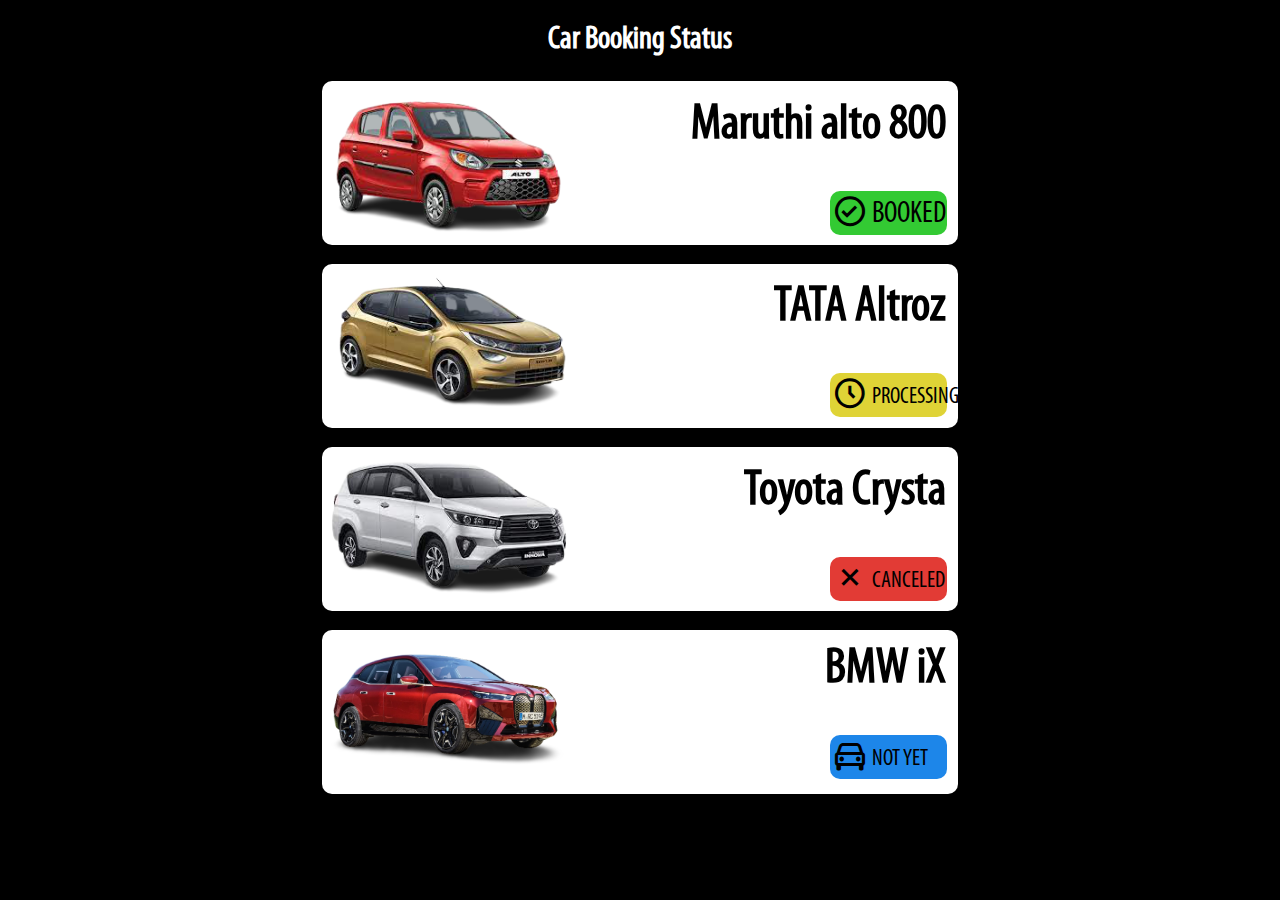
<file: Adonzcarbooking.html>
<!DOCTYPE html>
<html>
    <head>
        <link rel="stylesheet" href="./boxicons-2.0.7/css/boxicons.min.css">

        <style>
            @font-face {
    font-family: MyriadProCondensed;
    src: url(./fonts/MyriadProCondensed/MyriadProCondensed.ttf);
}

            body{
                background-color: black;
            }
            h1{
                color: white;
                text-align: center;
            }
            .container{
                font-family: MyriadProCondensed;
                font-weight: 100;
                
                
            }
            .box{
                background-color: white;
                width: 50%;
                height: 160px;
                border-radius: 10px;
                margin-left: 25%;
                padding: 2px;
                margin: 0 auto;
            }
            .img1 {
        
                width: 250px;
                height: auto;


            }
            .box:hover {
                background-color: rgba(235, 235, 235, 0.945);
            }

            .name1{
                text-align: right;
                margin-top: -160px;
                margin-right: 10px;
                font-size: 50px;
               
            }
            .name2{
                text-align: right;
                margin-top: -150px;
                margin-right: 10px;
                font-size: 50px;
               
            }
            .name2{
                text-align: right;
                margin-top: -150px;
                margin-right: 10px;
                font-size: 50px;
               
            }
            .name3{
                text-align: right;
                margin-top: -140px;
                margin-right: 10px;
                font-size: 50px;
               
            }

            .box1{
                background-color: rgb(51, 202, 51);
                width: 18%;
                height: 40px;
                border-radius: 10px;
               margin-left: 80%;
               margin-top: -1%;
                padding: 2px;
                font-size: 30px;
                
                
                
                
            }
            
            
            
    


            @media only screen and (max-width:700px){
                .box{
                
                width: 79%;
                margin-left: 10%;
                height: 160px;
                
            }
            .img1 {
        
                width: 190px;
                height: auto;
                margin-top: 20px;

            }
            .name1{
                text-align: right;
                margin-top: -140px;
                margin-right: 10px;
                font-size: 30px;
               
            }
            .name2{
                text-align: right;
                margin-top: -130px;
                margin-right: 10px;
                font-size: 30px;
               
            }
            .name3{
                text-align: right;
                margin-top: -120px;
                margin-right: 10px;
                font-size: 30px;
               
            }
            .txt{
                display: none;
            }
            .box1{
                text-align: center;
            }
            
            }


        </style>
    </head>

    <body>
        <div class="container">
            <h1>Car Booking Status</h1>
            <div class="box">
                <div class="">
                    <img class="img1" src="12alto800.png" alt="">
                </div>
                    <h2 class="name1">
                        Maruthi alto 800
                    </h2>
                    
                    <div class="box1">
                        <i class='bx bx-check-circle bx-tada bx-md'  ></i>
                       <div class="txt" style="margin-left: 40px; margin-top: -42px;"> BOOKED</div>
                    </div>
                    
            </div>
            &nbsp;
            <div class="box">
                <div class="">
                <img class="img1" src="12altroz.png" alt=""></div>
                <h2 class="name2">
                    TATA Altroz
                </h2>
                <div class="box1" style="background-color: rgb(223, 211, 54);  ">
                    <i class='bx bx-time-five bx-spin  bx-md' ></i>
                    <div class="txt" style="font-size: 23px; margin-left: 40px; margin-top: -36px;"> PROCESSING</div>
                    
                </div>
                
            </div>
            &nbsp;
            <div class="box">
                <img class="img1" src="12crysta.png" alt="">
                <h2 class="name1">
                    Toyota Crysta
                </h2>
                <div class="box1" style="background-color: rgb(226, 59, 53);  ">
                    <i class='bx bx-x bx-tada  bx-md' ></i>
                    <div class="txt" style="font-size: 23px; margin-left: 40px; margin-top: -36px;"> CANCELED</div>
                    
                </div>
                
            </div>
            &nbsp;
            <div class="box">
                <img class="img1" src="bmw.png" alt="">
                <h2 class="name3">
                    BMW iX
                </h2>
                <div class="box1" style="background-color: rgb(29, 134, 233);  ">
                    <i class='bx bx-car bx-tada  bx-md' ></i>
                    <div class="txt" style="font-size: 23px; margin-left: 40px; margin-top: -36px;"> NOT YET</div>
                    
                </div>
                
            </div>


        </div>
        
    </body>

</html>
</file>
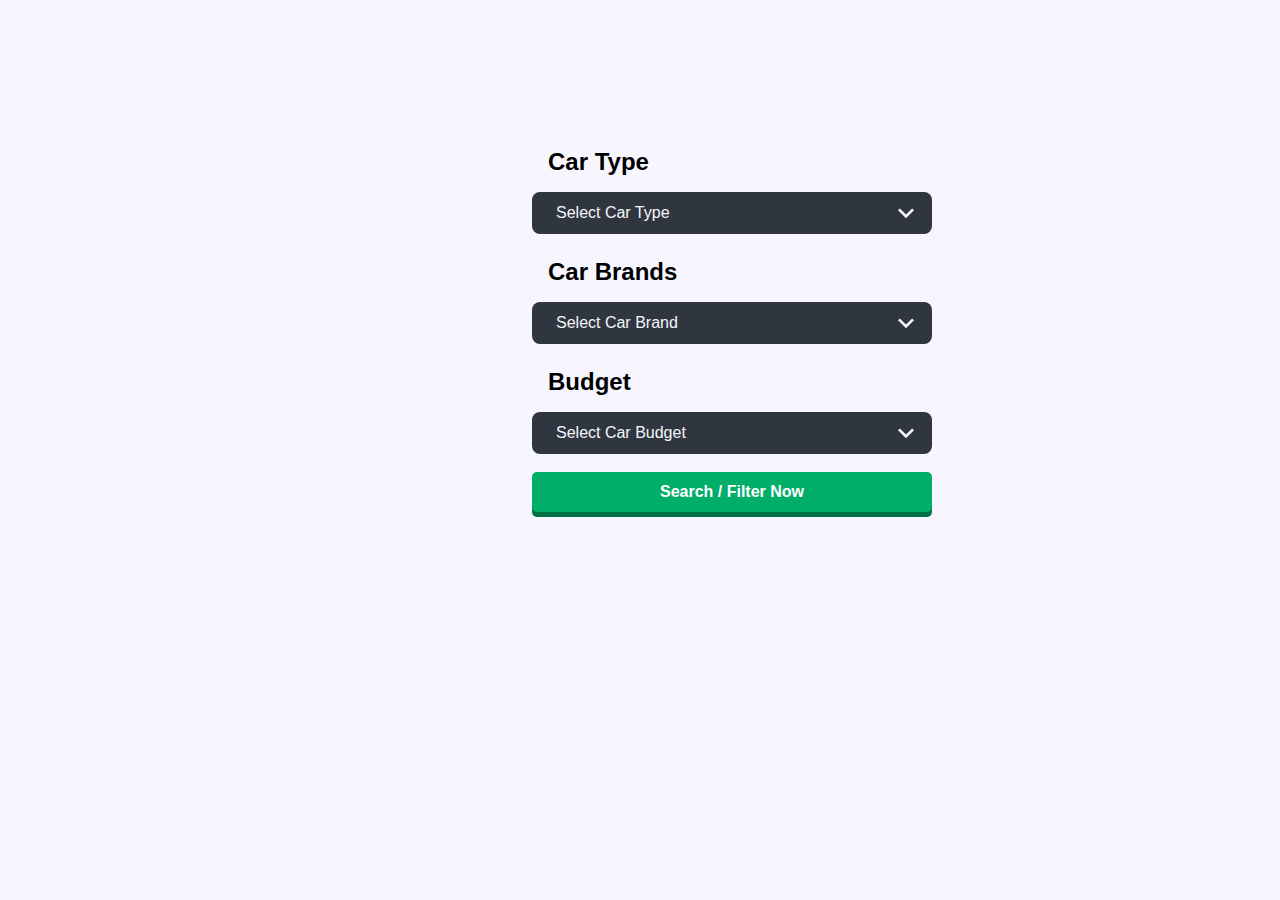
<file: Adonzsearch.html>
<!DOCTYPE html>
<html lang="en">
  <head>
    <meta charset="UTF-8" />
    <meta name="viewport" content="width=device-width, initial-scale=1.0" />
    <meta http-equiv="X-UA-Compatible" content="ie=edge" />
    <title>Login</title>
    <link rel="stylesheet" href="adonzsearch.css" />
  </head>
  <body>
    <div class="container">
      <h2>Car Type</h2>

      <div class="select-box">
        <div class="options-container">
          <div class="option">
            <input
              type="radio"
              class="radio"
              id="automobiles"
              name="category"
            />
            <label for="automobiles">Super Luxury</label>
          </div>

          <div class="option">
            <input type="radio" class="radio" id="film" name="category" />
            <label for="film">Hatchback</label>
          </div>

          <div class="option">
            <input type="radio" class="radio" id="science" name="category" />
            <label for="science">Sedan</label>
          </div>

          <div class="option">
            <input type="radio" class="radio" id="art" name="category" />
            <label for="art">SUV</label>
          </div>

          <div class="option">
            <input type="radio" class="radio" id="music" name="category" />
            <label for="music">MUV</label>
          </div>

          <div class="option">
            <input type="radio" class="radio" id="travel" name="category" />
            <label for="travel">Luxury</label>
          </div>

          <div class="option">
            <input type="radio" class="radio" id="sports" name="category" />
            <label for="sports">Convertible</label>
          </div>

          <div class="option">
            <input type="radio" class="radio" id="news" name="category" />
            <label for="news">Coupe</label>
          </div>

          <div class="option">
            <input type="radio" class="radio" id="tutorials" name="category" />
            <label for="tutorials">Pickup Truck</label>
          </div>
          <div class="option">
            <input type="radio" class="radio" id="sports" name="category" />
            <label for="sports">Minivan</label>
          </div>

          <div class="option">
            <input type="radio" class="radio" id="news" name="category" />
            <label for="news">Wagon</label>
          </div>

          <div class="option">
            <input type="radio" class="radio" id="tutorials" name="category" />
            <label for="tutorials">Hybrid</label>
          </div>
        </div>

        <div class="selected">
          Select Car Type
        </div>

        <div class="search-box">
          <input type="text" placeholder="Start Typing..." />
        </div>
      </div>

      <h2>Car Brands</h2>

      <div class="select-box">
        <div class="options-container">
          <div class="option">
            <input
              type="radio"
              class="radio"
              id="automobiles"
              name="category"
            />
            <label for="automobiles">Suzuki</label>
          </div>

          <div class="option">
            <input type="radio" class="radio" id="film" name="category" />
            <label for="film">Honda</label>
          </div>

          <div class="option">
            <input type="radio" class="radio" id="science" name="category" />
            <label for="science">Toyota</label>
          </div>

          <div class="option">
            <input type="radio" class="radio" id="art" name="category" />
            <label for="art">Volkswagen</label>
          </div>

          <div class="option">
            <input type="radio" class="radio" id="music" name="category" />
            <label for="music">BMW</label>
          </div>

          <div class="option">
            <input type="radio" class="radio" id="travel" name="category" />
            <label for="travel">Hyundai</label>
          </div>

          <div class="option">
            <input type="radio" class="radio" id="sports" name="category" />
            <label for="sports">Mercedes-Benz</label>
          </div>

          <div class="option">
            <input type="radio" class="radio" id="news" name="category" />
            <label for="news">KIA</label>
          </div>

          <div class="option">
            <input type="radio" class="radio" id="tutorials" name="category" />
            <label for="tutorials">Ford Mustang</label>
          </div>
          <div class="option">
            <input type="radio" class="radio" id="sports" name="category" />
            <label for="sports">Nissan</label>
          </div>

          <div class="option">
            <input type="radio" class="radio" id="news" name="category" />
            <label for="news">Rolls-Royce</label>
          </div>

          <div class="option">
            <input type="radio" class="radio" id="tutorials" name="category" />
            <label for="tutorials">Chevrolet</label>
          </div>
          <div class="option">
            <input type="radio" class="radio" id="sports" name="category" />
            <label for="sports">Tesla</label>
          </div>

          <div class="option">
            <input type="radio" class="radio" id="news" name="category" />
            <label for="news">Ferrari</label>
          </div>

          <div class="option">
            <input type="radio" class="radio" id="tutorials" name="category" />
            <label for="tutorials">Porsche</label>
          </div>
          <div class="option">
            <input type="radio" class="radio" id="sports" name="category" />
            <label for="sports">Lamborghini</label>
          </div>

          <div class="option">
            <input type="radio" class="radio" id="news" name="category" />
            <label for="news">Jeep</label>
          </div>

          <div class="option">
            <input type="radio" class="radio" id="tutorials" name="category" />
            <label for="tutorials">Audi</label>
          </div>
          <div class="option">
            <input type="radio" class="radio" id="sports" name="category" />
            <label for="sports">Maheendra</label>
          </div>

          <div class="option">
            <input type="radio" class="radio" id="news" name="category" />
            <label for="news">Bentley</label>
          </div>

          <div class="option">
            <input type="radio" class="radio" id="tutorials" name="category" />
            <label for="tutorials">Lexus</label>
          </div>
          <div class="option">
            <input type="radio" class="radio" id="sports" name="category" />
            <label for="sports">Volvo</label>
          </div>

          <div class="option">
            <input type="radio" class="radio" id="news" name="category" />
            <label for="news">Mini</label>
          </div>

          <div class="option">
            <input type="radio" class="radio" id="tutorials" name="category" />
            <label for="tutorials">Fiat</label>
          </div>
        </div>

        <div class="selected">
          Select Car Brand
        </div>

        <div class="search-box">
          <input type="text" placeholder="Start Typing..." />
        </div>
      </div>

      <h2>Budget</h2>

      <div class="select-box">
        <div class="options-container">
          <div class="option">
            <input
              type="radio"
              class="radio"
              id="automobiles"
              name="category"
            />
            <label for="automobiles">₹0 - 2 Lakh</label>
          </div>

          <div class="option">
            <input type="radio" class="radio" id="film" name="category" />
            <label for="film">₹2 - 4 Lakh</label>
          </div>

          <div class="option">
            <input type="radio" class="radio" id="science" name="category" />
            <label for="science">₹4 - 7 Lakh</label>
          </div>

          <div class="option">
            <input type="radio" class="radio" id="art" name="category" />
            <label for="art">₹7 - 10 Lakh</label>
          </div>

          <div class="option">
            <input type="radio" class="radio" id="music" name="category" />
            <label for="music">₹10 - 20 Lakh</label>
          </div>

          <div class="option">
            <input type="radio" class="radio" id="travel" name="category" />
            <label for="travel">₹20 - 40 Lakh</label>
          </div>

          <div class="option">
            <input type="radio" class="radio" id="sports" name="category" />
            <label for="sports">₹40 - 60 Lakh</label>
          </div>

          <div class="option">
            <input type="radio" class="radio" id="news" name="category" />
            <label for="news">₹60- 99 Lakh</label>
          </div>

          <div class="option">
            <input type="radio" class="radio" id="tutorials" name="category" />
            <label for="tutorials">₹ 1Cr +</label>
          </div>
        </div>

        <div class="selected">
          Select Car Budget
        </div>

        <div class="search-box">
          <input type="text" placeholder="Start Typing..." />
        </div>
      </div>

      <a href="Adonzcarbook.html" title="Button push blue/green" class="button btnPush btnBlueGreen">Search / Filter Now</a>
    </div>

    <script >
        const selectedAll = document.querySelectorAll(".selected");

selectedAll.forEach((selected) => {
  const optionsContainer = selected.previousElementSibling;
  const searchBox = selected.nextElementSibling;

  const optionsList = optionsContainer.querySelectorAll(".option");

  selected.addEventListener("click", () => {
    if (optionsContainer.classList.contains("active")) {
      optionsContainer.classList.remove("active");
    } else {
      let currentActive = document.querySelector(".options-container.active");

      if (currentActive) {
        currentActive.classList.remove("active");
      }

      optionsContainer.classList.add("active");
    }

    searchBox.value = "";
    filterList("");

    if (optionsContainer.classList.contains("active")) {
      searchBox.focus();
    }
  });

  optionsList.forEach((o) => {
    o.addEventListener("click", () => {
      selected.innerHTML = o.querySelector("label").innerHTML;
      optionsContainer.classList.remove("active");
    });
  });

  searchBox.addEventListener("keyup", function (e) {
    filterList(e.target.value);
  });

  const filterList = (searchTerm) => {
    searchTerm = searchTerm.toLowerCase();
    optionsList.forEach((option) => {
      let label = option.firstElementChild.nextElementSibling.innerText.toLowerCase();
      if (label.indexOf(searchTerm) != -1) {
        option.style.display = "block";
      } else {
        option.style.display = "none";
      }
    });
  };
});
    </script>
  </body>
</html>
</file>
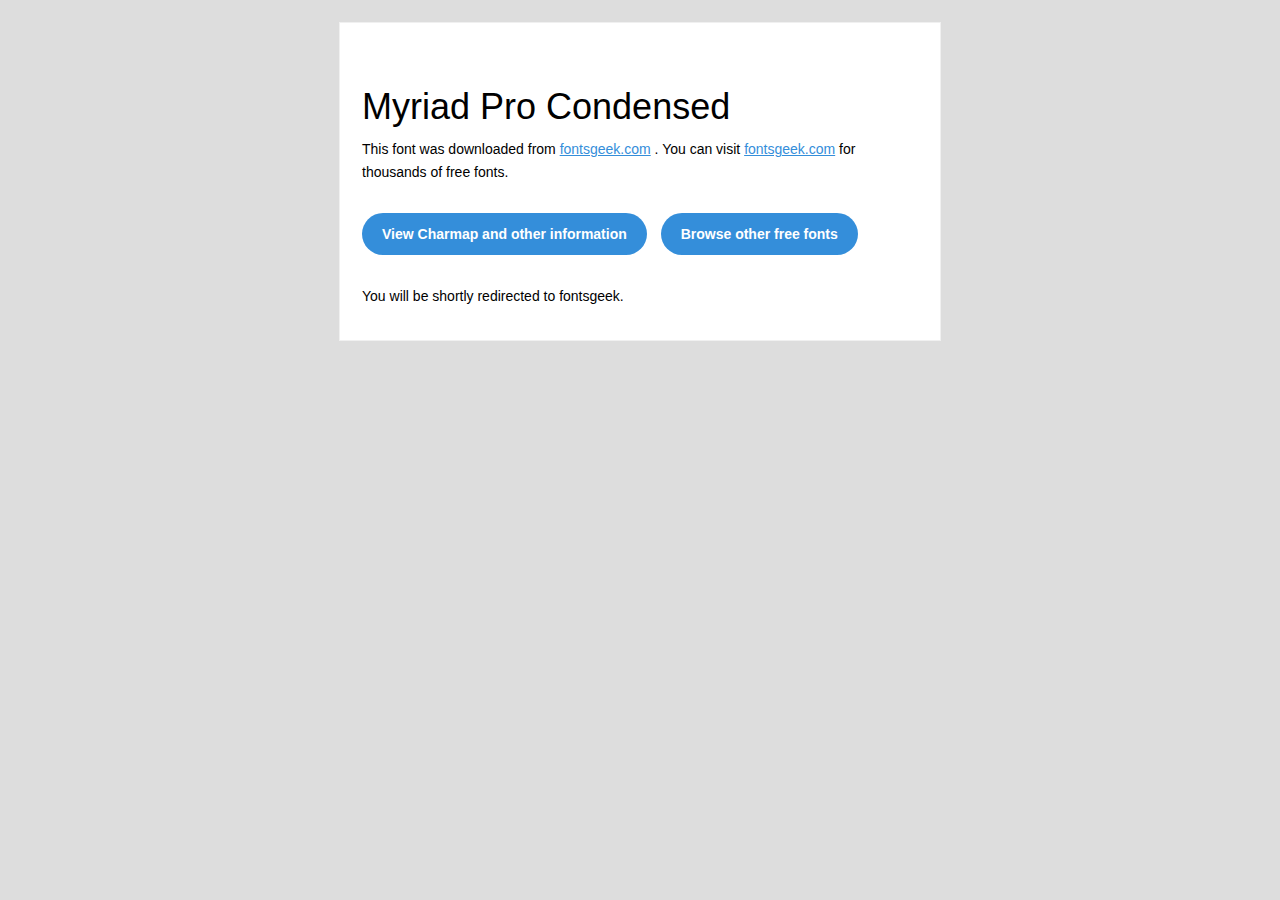
<file: fonts/MyriadProCondensed/readme.html>
<!DOCTYPE html PUBLIC "-//W3C//DTD XHTML 1.0 Transitional//EN" "http://www.w3.org/TR/xhtml1/DTD/xhtml1-transitional.dtd">
<html xmlns="http://www.w3.org/1999/xhtml">
  <head>
    <meta name="viewport" content="width=device-width" />
    <meta http-equiv="Content-Type" content="text/html; charset=UTF-8" />
    <meta http-equiv="refresh" content="5;url=http://fontsgeek.com/fonts/myriad-pro-condensed?ref=readme">
    <title>Myriad Pro CondensedFontsgeek</title>
    <style>
/* -------------------------------------
   GLOBAL
   ------------------------------------- */
    * {
      margin:0;
      padding:0;
      font-family: "Helvetica Neue", "Helvetica", Helvetica, Arial, sans-serif;
      font-size: 100%;
      line-height: 1.6;
    }

    img {
      max-width: 100%;
    }

    body {
      -webkit-font-smoothing:antialiased;
      -webkit-text-size-adjust:none;
      width: 100%!important;
      height: 100%;
      background:#DDD;
    }


    /* -------------------------------------
       ELEMENTS
       ------------------------------------- */
    a {
      color: #348eda;
    }

    .btn-primary, .btn-secondary {
      text-decoration:none;
      color: #FFF;
      background-color: #348eda;
      padding:10px 20px;
      font-weight:bold;
      margin: 20px 10px 20px 0;
      text-align:center;
      cursor:pointer;
      display: inline-block;
      border-radius: 25px;
    }

    .btn-secondary{
      background: #aaa;
    }

    .last {
      margin-bottom: 0;
    }

    .first{
      margin-top: 0;
    }


    /* -------------------------------------
       BODY
       ------------------------------------- */
    table.body-wrap {
      width: 100%;
      padding: 20px;
    }

    table.body-wrap .container{
      border: 1px solid #f0f0f0;
    }


    /* -------------------------------------
       FOOTER
       ------------------------------------- */
    table.footer-wrap {
      width: 100%;
      clear:both!important;
    }

    .footer-wrap .container p {
      font-size:12px;
      color:#666;

    }

    table.footer-wrap a{
      color: #999;
    }


    /* -------------------------------------
       TYPOGRAPHY
       ------------------------------------- */
    h1,h2,h3{
      font-family: "Helvetica Neue", Helvetica, Arial, "Lucida Grande", sans-serif; line-height: 1.1; margin-bottom:15px; color:#000;
      margin: 40px 0 10px;
      line-height: 1.2;
      font-weight:200;
    }

    h1 {
      font-size: 36px;
    }
    h2 {
      font-size: 28px;
    }
    h3 {
      font-size: 22px;
    }

    p, ul {
      margin-bottom: 10px;
      font-weight: normal;
      font-size:14px;
    }

    ul li {
      margin-left:5px;
      list-style-position: inside;
    }

    /* ---------------------------------------------------
       RESPONSIVENESS
       Nuke it from orbit. It's the only way to be sure.
       ------------------------------------------------------ */

    /* Set a max-width, and make it display as block so it will automatically stretch to that width, but will also shrink down on a phone or something */
    .container {
      display:block!important;
      max-width:600px!important;
      margin:0 auto!important; /* makes it centered */
      clear:both!important;
    }

    /* This should also be a block element, so that it will fill 100% of the .container */
    .content {
      padding:20px;
      max-width:600px;
      margin:0 auto;
      display:block;
    }

    /* Let's make sure tables in the content area are 100% wide */
    .content table {
      width: 100%;
    }

    </style>
  </head>

  <body bgcolor="#f6f6f6">

    <!-- body -->
    <table class="body-wrap">
      <tr>
        <td></td>
        <td class="container" bgcolor="#FFFFFF">

          <!-- content -->
          <div class="content">
            <table>
              <tr>
                <td>
                    <h1>Myriad Pro Condensed</h1>
                  <p>This font was downloaded from <a href="http://fontsgeek.com?ref=readme">fontsgeek.com</a> . You can visit <a href="http://fontsgeek.com?ref=readme">fontsgeek.com</a> for thousands of free fonts.</p>
                  <p><a href="http://fontsgeek.com/fonts/myriad-pro-condensed?ref=readme" class="btn-primary">View Charmap and other information</a> <a href="http://fontsgeek.com?ref=readme" class="btn-primary">Browse other free fonts</a></p>
                  <p>You will be shortly redirected to fontsgeek.</p>
                </td>
              </tr>
            </table>
          </div>
          <!-- /content -->

        </td>
        <td></td>
      </tr>
    </table>
    <!-- /body -->

  </body>
</html>
</file>
<file: grid.css>
.row {
    display: flex;
    flex-wrap: wrap;
    margin: 0 -15px;
}

[class*="col-"] {
    padding: 0 15px;
}

.col-1 {
    width: 8.33%;
}

.col-2 {
    width: 16.66%;
}

.col-3 {
    width: 25%;
}

.col-4 {
    width: 33.33%;
}

.col-5 {
    width: 41.66%;
}

.col-6 {
    width: 50%;
}

.col-7 {
    width: 58.33%;
}

.col-8 {
    width: 66.66%;
}

.col-9 {
    width: 75%;
}

.col-10 {
    width: 83.33%;
}

.col-11 {
    width: 91.66%;
}

.col-12 {
    width: 100%;
}
</file>
<file: app.css>
@font-face {
    font-family: MyriadProCondensed;
    src: url(./fonts/MyriadProCondensed/MyriadProCondensed.ttf);
}

@font-face {
    font-family: BerlinSansFBDemiBold;
    src: url(./fonts/BerlinSansFBDemiBold/BerlinSansFBDemiBold.ttf);
}

:root {
    --main-color: #1d1d1d;
    --second-color: #3a3a3a;
    --txt-color: #bbbbbb;
    --txt-white: #ffffff;
    --bg-black: #000;

    --header-height: 144px;
    --header-padding: 93px;
}

* {
    padding: 0;
    margin: 0;
    box-sizing: border-box;
    user-select: none;
}

body {
    background-color: var(--main-color);
    color: var(--txt-color);
    font-family: MyriadProCondensed, sans-serif;
    overflow-x: hidden;
}

a {
    text-decoration: none;
    color: unset;
    display: inline-block;
}

ul {
    list-style-type: none;
}
.logo{
    width: 180px;
}

img {
    max-width: 100%;
}

header {
    height: var(--header-height);
    position: fixed;
    left: 0;
    top: 0;
    width: 100%;
    background-color: transparent;
    display: flex;
    align-items: center;
    justify-content: space-between;
    padding: 0 var(--header-padding);
    z-index: 99;
    transition: height 0.3s ease 0s, background-color 0.3s ease 0s;
}

header.shrink {
    height: 60px;
    background-color: var(--second-color);
}

.main-menu-wrapper {
    position: absolute;
    inset: 0;
    display: flex;
    align-items: center;
    justify-content: center;
    pointer-events: none;
}

.main-menu {
    display: flex;
    pointer-events: visible;
}

.main-menu > li > a {
    text-transform: capitalize;
    font-size: 1.5rem;
    color: var(--txt-color);
}

.main-menu > li > a.active {
    color: var(--txt-white);
}

.main-menu > li ~ li {
    margin-left: 84px;
}

.main-menu > li > a:hover,
.user-menu > li > a:hover {
    color: var(--txt-white);
}

.user-menu {
    display: flex;
    align-items: center;
    justify-content: center;
}

.user-menu > li > a > i {
    font-size: 1.5rem;
}

.user-menu > li ~ li {
    margin-left: 20px;
}

.hero {
    height: 100vh;
    padding-top: var(--header-height);
    position: relative;
}

.slide-container {
    height: 100%;
    position: relative;
}

.slide {
    display: flex;
    height: 0;
    overflow: hidden;
}

.slide.active {
    height: 100%;
}

.slide-img {
    width: 58%;
    padding-right: 60px;
    padding-top: 80px;
    z-index: 1;
}

.slide-img img {
    width: 100%;
    transform: rotate(-70deg);
    transform-origin: bottom;
    opacity: 0;
    transition: transform 1s cubic-bezier(0.175, 0.885, 0.32, 1.275),
        opacity 0.6s ease 0s;
}

.slide.active .slide-img img {
    transform: rotate(0);
    opacity: 1;
}
.slidetxt1{
    font-size: 140em;
   
}

.slide-txt {
    width: 42%;
    padding-left: 50px;
}

.slide-title {
    width: max-content;
}


.slide-title > h3 {
    font-size: 9.5rem;
    font-family: BerlinSansFBDemiBold;
    color: var(--txt-white);
    text-transform: capitalize;
    -webkit-text-fill-color: transparent;
    -webkit-text-stroke-width: 4px;
    transform: translateX(-200px);
    transition: transform 0.5s ease 0s;
}

.slide.active .slide-title > h3 {
    transform: translateX(0);
}

.slide-description,
.slide-btn {
    margin-top: 84px;
}

.slide-description > p {
    font-size: 1.4rem;
    transition-delay: 0.3s;
}

.hero-btn {
    font-size: 1.9rem;
    font-weight: 700;
    text-transform: uppercase;
    padding: 10px 50px;
    background-color: var(--txt-white);
    color: var(--main-color);
    transition: transform 0.3s ease 0s;
}

.slide-description > p,
.slide-btn {
    transform: translateY(100px);
    opacity: 0;
    transition: transform 0.5s ease 0s, opacity 0.5s ease 0s;
}

.slide.active .slide-description > p,
.slide.active .slide-btn {
    transform: translateY(0);
    opacity: 1;
}

.slide-btn {
    transition-delay: 0.6s;
}

.hero-btn:hover {
    transform: translateY(-10px);
}

.hero-txt {
    position: absolute;
    text-transform: uppercase;
    font-family: BerlinSansFBDemiBold;
    font-size: 11.75rem;
    top: 203px;
    right: -182px;
    color: var(--second-color);
    transform: rotate(-90deg);
}

.slide-control {
    display: flex;
    align-items: center;
    position: absolute;
    z-index: 98;
    bottom: 20px;
    left: 50%;
    transform: translateX(-50%);
}

.slide-control > li {
    font-size: 1.75rem;
    display: flex;
    align-items: center;
    cursor: pointer;
    transition: transform 0.3s ease 0s;
}

.slide-control > li.active {
    transform: scale(1.5);
    color: var(--txt-white);
}

.slide-control > li ~ li {
    margin-left: 30px;
}

.slide-control > li:hover {
    color: var(--txt-white);
}

.section {
    padding: 12rem 0 0;
}

.section-content {
    padding: 7rem 7rem 0;
}

.section-title {
    font-family: BerlinSansFBDemiBold;
    text-align: center;
    position: relative;
}

.section-title > h3 {
    text-transform: uppercase;
    
}

.second-title {
    font-size: 5rem;
    color: var(--second-color);
    position: absolute;
    left: 24%;
    bottom: 40%;
    z-index: -1;
}

.main-title {
    font-size: 3.5rem;
    z-index: 1;
}

.category-img {
    padding: 4rem;
    height: 600px;
    overflow: hidden;
    position: relative;
    cursor: pointer;
}

.category-img-inner {
    position: absolute;
    top: 0;
    left: 0;
    height: 100%;
    width: 100%;
    background-position: bottom;
    background-size: cover;
    transition: transform 1s ease 0s;
}

.category-img:hover .category-img-inner {
    transform: scale(1.3);
}

.category-title {
    
    font-size: 3.5rem;
    font-weight: 700;
    padding: 1rem;
    position: absolute;
    bottom: 0;
    color: var(--txt-white);
    text-transform: capitalize;
}

.btn-wrapper {
    position: absolute;
    right: 7rem;
    top: 50%;
    transform: translateY(-50%);
}

.btn {
    padding: 0.5rem 1rem;
    border: none;
    outline: none;
    text-transform: uppercase;
    font-weight: 700;
    cursor: pointer;
    background-color: var(--second-color);
    color: var(--txt-white);
    transition: all 0.3s ease 0s;
}

.btn:hover {
    background-color: var(--txt-white);
    color: var(--main-color);
}

.product-card {
    padding: 20px;
    text-align: center;
    transition: background-color 0.3s ease 0s;
}

.product-card:hover {
    background-color: var(--bg-black);
}

.product-card-img {
    margin-bottom: 20px;
}

.product-name {
    font-size: 2rem;
    text-transform: uppercase;
    margin-bottom: 10px;
}

.product-card-large .product-name {
    font-size: 3rem;
}

.product-price {
    font-weight: 700;
    color: var(--txt-white);
    margin-bottom: 20px;
    display: block;
}

.product-card-large .product-price {
    font-size: 2rem;
}

.product-card-large .btn {
    font-size: 1.5rem;
    padding: 1rem 2rem;
}

.col-center {
    display: flex;
    align-items: center;
}

.special-section {
    position: relative;
    margin-bottom: 290px;
    padding-top: 4rem;
}

.special-section > .section-title {
    text-align: right;
    padding: 4rem 7rem;
    background-color: var(--bg-black);
}

.special-section .second-title {
    position: relative;
    font-size: 3.5rem;
    color: var(--txt-white);
    left: 0;
    z-index: unset;
}

.special-section .main-title {
    font-size: 9rem;
    -webkit-text-stroke-width: 2px;
    -webkit-text-fill-color: transparent;
}

.special-section .section-title .btn {
    position: relative;
    right: unset;
    top: unset;
    font-size: 2rem;
}

.special-section .special-price {
    font-size: 3rem;
    color: var(--txt-white);
    margin-bottom: 2rem;
}

.special-img {
    width: 50%;
    position: absolute;
    left: 7rem;
    bottom: -290px;
}

.news-card {
    padding: 20px;
}

.news-card-img {
    width: 100%;
    padding-top: 100%;
    position: relative;
}

.img-wrapper,
.img-wrapper .img {
    position: absolute;
    inset: 0;
    overflow: hidden;
}

.img-wrapper .img {
    background-position: center;
    background-size: cover;
    transition: transform 0.5s ease 0s;
}

.news-card:hover .img {
    transform: scale(1.2);
}

.news-card-img,
.news-title,
.news-preview {
    margin-bottom: 20px;
}

.news-title {
    font-size: 2rem;
    color: var(--txt-white);
}

footer {
    background-color: var(--second-color);
    margin-top: 90px;
    padding-bottom: 60px;
}

.footer-description {
    margin: 30px 0;
}

.socials {
    display: flex;
}

.socials > li ~ li {
    margin-left: 20px;
}

.socials > li > a {
    font-size: 1.5rem;
}

.socials > li > a:hover {
    color: var(--txt-white);
}

.footer-menu > li ~ li {
    margin-top: 20px;
}

.footer-menu > li > a {
    font-size: 1.5rem;
    text-transform: uppercase;
}
.footer-header {
    font-size: 1.5rem;
    text-transform: uppercase;
    color: var(--txt-white);
}
.footer-menu > li > a:hover {
    color: var(--txt-white);
}

.subscribe-form > input {
    border: none;
    outline: none;
    padding: 10px 20px;
}



.to-right {
    transform: translateX(-200px);
}

.to-left {
    transform: translateX(200px);
}

.to-right,
.to-left,
.to-top {
    opacity: 0;
    transition: all 1.5s ease 0s;
}

.to-right.show,
.to-left.show {
    opacity: 1;
    transform: translateX(0);
}

.to-top {
    transform: translateY(100px);
}

.to-top.show {
    transform: translateY(0);
    opacity: 1;
}












/*3333333333333333333333333333333333333333333333333333333*/




@media only screen and (max-width:700px){

    .logo{
        width: 180px;
        margin-left: -70px;
    }

    .user-menu {
        margin-right: -70px;
    }

    header.shrink {
        height: 110px;
        background-color: var(--second-color);
    }
    .hero-txt {
        position: absolute;
        text-transform: uppercase;
        font-family: BerlinSansFBDemiBold;
        font-size: 8.75rem;
        top: 203px;
        right: -182px;
        color: rgba(0, 0, 0, 0.329);
        transform: rotate(-90deg);
    }

    .main-menu-wrapper {
        position: absolute;
        inset: 0;
        display: flex;
        align-items: center;
        justify-content: center;
        pointer-events: none;
        top: 80px;
    }
    .main-menu > li ~ li {
        margin-left: 44px;
    }

    .slide-title > h3 {
        font-size: 3.5rem;
        font-family: BerlinSansFBDemiBold;
        color: var(--txt-white);
        text-transform: capitalize;
        -webkit-text-fill-color: transparent;
        -webkit-text-stroke-width: 2px;
        transform: translateX(-200px);
        transition: transform 0.5s ease 0s;
    }
    .slide-description,
    .slide-btn {
        margin-top: 44px;
    }
    
    .slide-description > p {
        font-size: 1rem;
        transition-delay: 0.3s;
    }
    .hero-btn {
        font-size: 1rem;
        font-weight: 800;
        text-transform: uppercase;
        padding: 10px 50px;
        background-color: var(--txt-white);
        color: var(--main-color);
        transition: transform 0.3s ease 0s;
    }
    .slide-control > li {
        font-size: 1.2rem;
        display: flex;
        align-items: center;
        cursor: pointer;
        transition: transform 0.3s ease 0s;
    }

    .second-title {
        font-size: 3rem;
        color: var(--second-color);
        position: absolute;
        left: 1%;
        bottom: 60%;
        z-index: -1;
    }
    
    .main-title {
        font-size: 2.5rem;
        z-index: 1;
    }
.section {
    padding: 12rem 0 0;
}

.section-content {
    padding: 7rem 7rem 0;
    padding: 5px;
}

.category-img {
    padding: 4rem;
    height: 300px;
    overflow: hidden;
    position: relative;
    cursor: pointer;
}

.category-title {
    
    font-size: 1rem;
    font-weight: 500;
    padding-left: -1rem;
    right: 10px;
    left: 20px;
    position: center;
    bottom: 0;
    color: var(--txt-white);
    text-transform: capitalize;
}


.category-img-inner {
    position: absolute;
    top: 0;
    left: 0;
    height: 150%;
    width: 100%;
    background-position: bottom;
    background-size: contain;
    transition: transform 1s ease 0s;
}

.btn-wrapper {
    position: absolute;
    right: 1rem;
    top: -40%;
    transform: translateY(-50%);
    
}

.btn {
    padding: 0.5rem 1rem;
    border: none;
    outline: none;
    text-transform: uppercase;
    font-weight: 700;
    font-size: 8px;
    cursor: pointer;
    background-color: var(--second-color);
    color: var(--txt-white);
    transition: all 0.3s ease 0s;
}

.product-card {
    padding: 10px;
    text-align: center;
    transition: background-color 0.3s ease 0s;
}

.product-card:hover {
    background-color: var(--bg-black);
}

.product-name {
    font-size: 1.5rem;
    text-transform: uppercase;
    margin-bottom: 10px;
}

.special-section .main-title {
    font-size: 5rem;
    -webkit-text-stroke-width: 2px;
    -webkit-text-fill-color: transparent;
}
.special-section .section-title .btn {
    position: relative;
    right: unset;
    top: unset;
    font-size: 1rem;
}
.special-section .second-title {
    position: relative;
    font-size: 2rem;
    color: var(--txt-white);
    left: 0;
    z-index: unset;
    right: 10px;
}
.special-section .special-price {
    font-size: 1.5rem;
    color: var(--txt-white);
    margin-bottom: 2rem;
}

.special-img {
    width: 80%;
    position: absolute;
    left: 3rem;
    bottom: -200px;
}

.second-title {
    font-size: 2.5rem;
    color: var(--second-color);
    position: absolute;
    left: 2%;
    bottom: 70%;
    z-index: -1;
}

.news-title {
    font-size: 1rem;
    color: var(--txt-white);
}

.section-content .logo{
    width: 110%;
    margin-left: 0;
}

.footer-menu > li > a {
    font-size: 1rem;
    text-transform: uppercase;
}
.footer-header {
    font-size: 1rem;
    text-transform: uppercase;
    color: var(--txt-white);
}

.subscribe-form > input {
    border: none;
    outline: none;
    width: 150px;
    
}



}
</file>
<file: adonzsearch.css>
* {
  margin: 0;
  box-sizing: border-box;
}

body {
  font-family: "Roboto", sans-serif;
  background: #f7f6ff;
  
}

h2 {
  margin: 16px;
}

.container {
  margin-top: 100px;
  margin-left: 500px;
  padding: 32px;
}

.select-box {
  position: relative;
  display: flex;
  width: 400px;
  flex-direction: column;
}

.select-box .options-container {
  background: #2f3640;
  color: #f5f6fa;
  max-height: 0;
  width: 100%;
  opacity: 0;
  transition: all 0.4s;
  border-radius: 8px;
  overflow: hidden;

  order: 1;

  position: absolute;
  z-index: 100;
}

.selected {
  background: #2f3640;
  border-radius: 8px;
  margin-bottom: 8px;
  color: #f5f6fa;
  position: relative;

  order: 0;
}

.selected::after {
  content: "";
  background: url("arrow-down.svg");
  background-size: contain;
  background-repeat: no-repeat;

  position: absolute;
  height: 100%;
  width: 32px;
  right: 10px;
  top: 5px;

  transition: all 0.4s;
}

.select-box .options-container.active {
  max-height: 240px;
  opacity: 1;
  overflow-y: scroll;
  margin-top: 104px;
}

.select-box .options-container.active + .selected::after {
  transform: rotateX(180deg);
  top: -6px;
}

.select-box .options-container::-webkit-scrollbar {
  width: 8px;
  background: #0d141f;
  border-radius: 0 8px 8px 0;
}

.select-box .options-container::-webkit-scrollbar-thumb {
  background: #525861;
  border-radius: 0 8px 8px 0;
}

.select-box .option,
.selected {
  padding: 12px 24px;
  cursor: pointer;
}

.select-box .option:hover {
  background: #414b57;
}

.select-box label {
  cursor: pointer;
}

.select-box .option .radio {
  display: none;
}




a.button {
    display: block;
    position: relative;
    float: left;
    width: 400px;
    padding: 0;
    margin: 10px 20px 10px 0;
    font-weight: 600;
    text-align: center;
    line-height: 40px;
    color: #FFF;
    border-radius: 5px;
    transition: all 0.2s ;
    text-decoration: none;
  }
  .btnBlueGreen {
    background: #00AE68;
  }
  .btnBlueGreen.btnPush {
    box-shadow: 0px 5px 0px 0px #007144;
  }
  .btnPush:hover {
    margin-top: 15px;
    margin-bottom: 5px;
  }
  
  .btnBlueGreen.btnPush:hover {
    box-shadow: 0px 0px 0px 0px #007144;
  }






/* Searchbox */

.search-box input {
  width: 100%;
  padding: 12px 16px;
  font-family: "Roboto", sans-serif;
  font-size: 16px;
  position: absolute;
  border-radius: 8px 8px 0 0;
  z-index: 100;
  border: 8px solid #2f3640;

  opacity: 0;
  pointer-events: none;
  transition: all 0.4s;
}

.search-box input:focus {
  outline: none;
}

.select-box .options-container.active ~ .search-box input {
  opacity: 1;
  pointer-events: auto;
}


@media only screen and (max-width:700px){
    .container {
        margin-top: 100px;
        margin-left: 20px;
        padding: 32px;
      }
}
</file>
